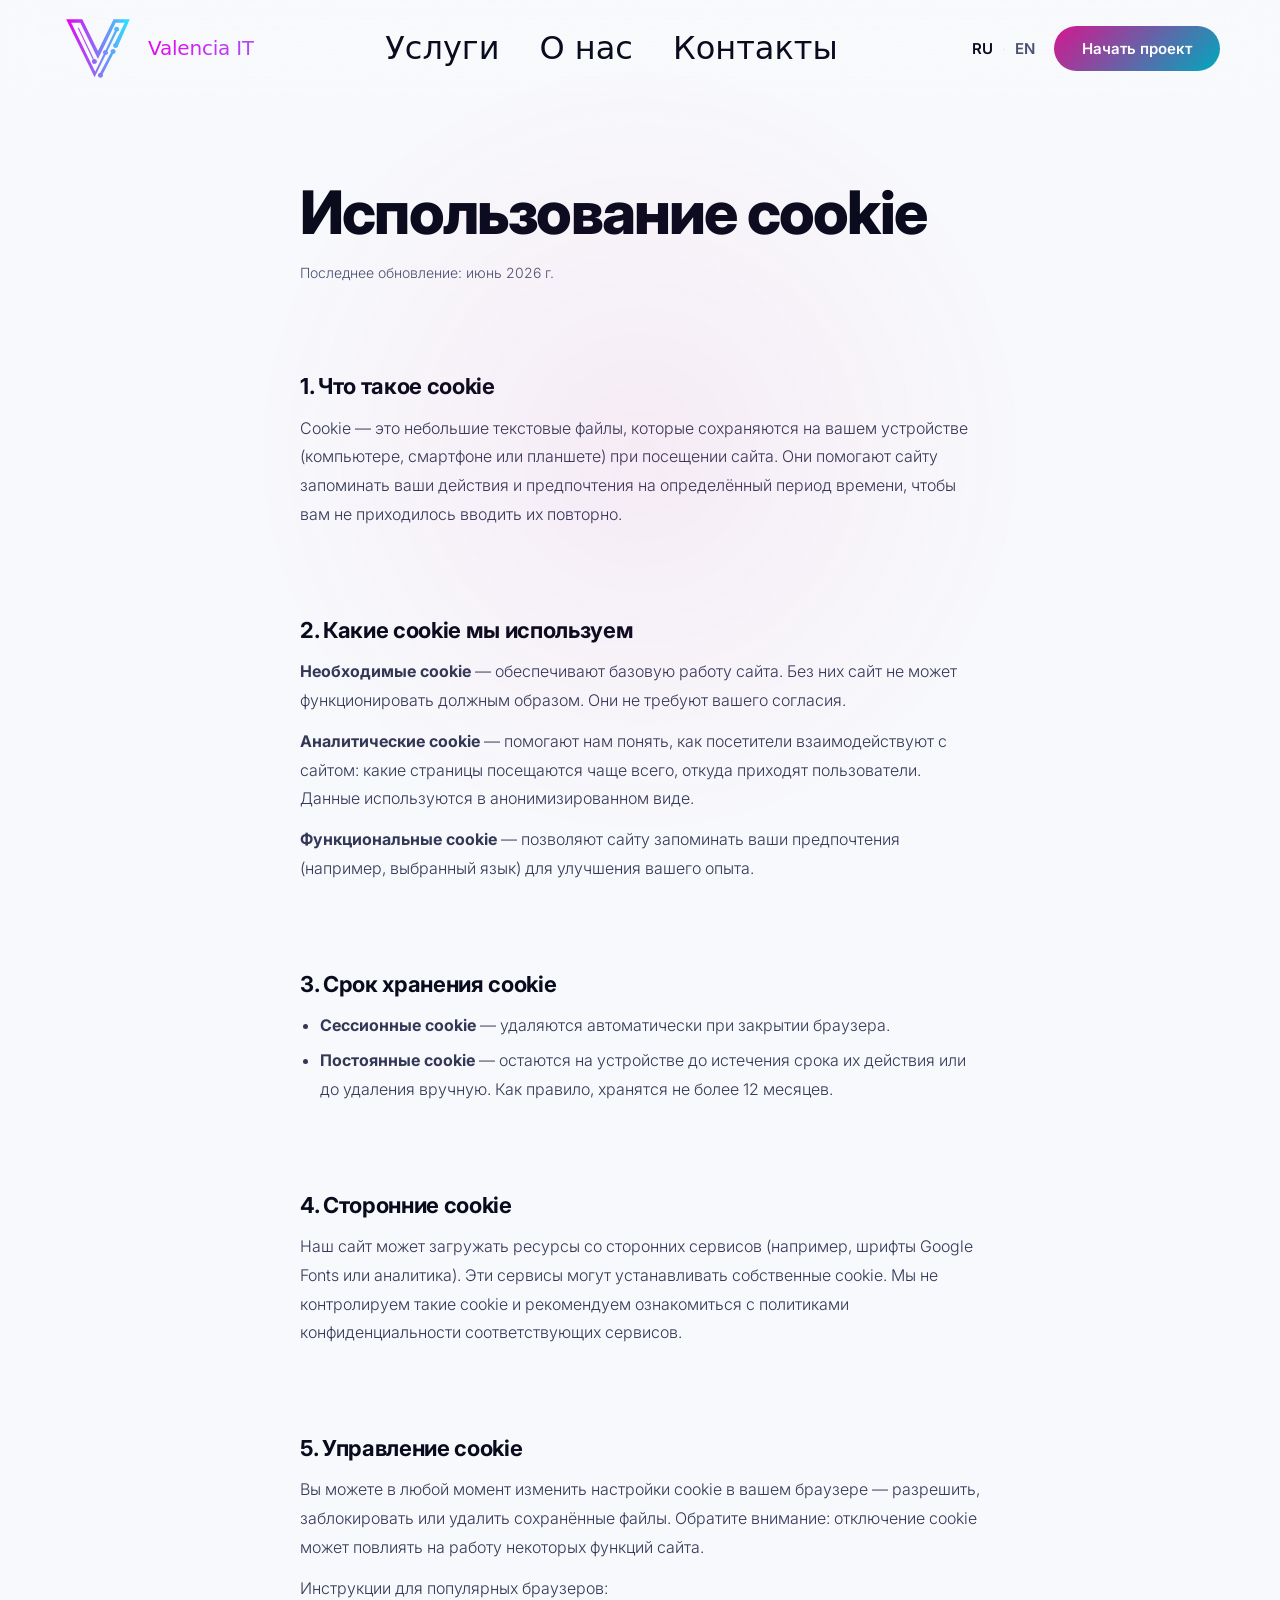
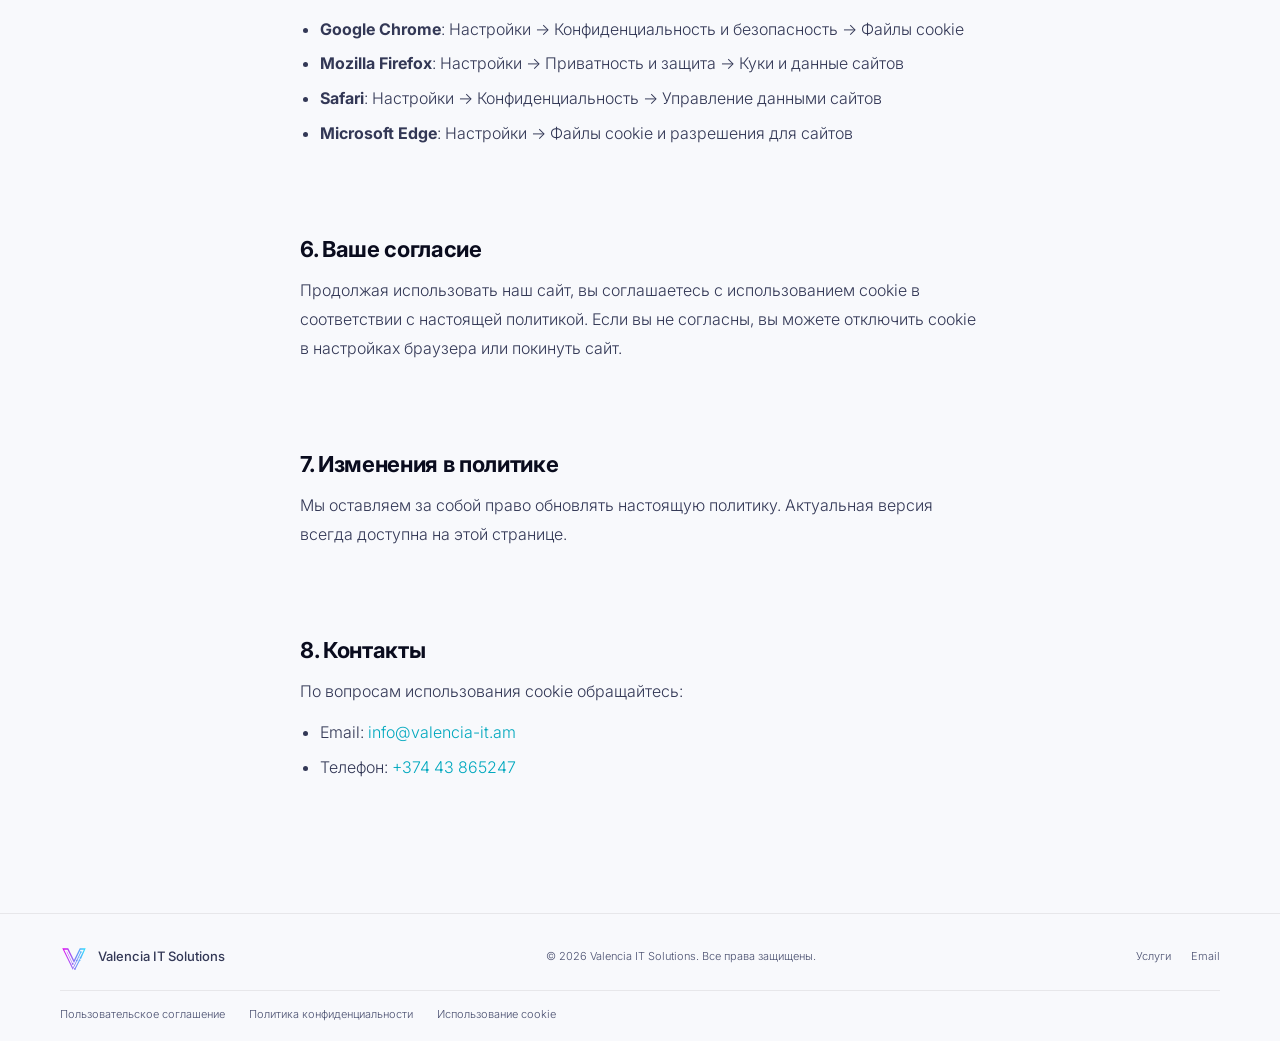
<file: cookies.html>
<!DOCTYPE html>
<html lang="ru">
<head>
  <meta charset="UTF-8"/>
  <meta name="viewport" content="width=device-width, initial-scale=1"/>
  <title>Использование cookie — Valencia IT Solutions</title>
  <meta name="description" content="Политика использования cookie Valencia IT Solutions"/>
  <meta property="og:title" content="Использование cookie — Valencia IT Solutions"/>
  <meta property="og:description" content="Политика использования cookie Valencia IT Solutions"/>
  <meta property="og:url" content="https://cycterna2222288888-ai.github.io/valencia-it/cookies.html"/>
  <meta property="og:type" content="website"/>
  <meta property="og:site_name" content="Valencia IT Solutions"/>
  <meta property="og:image" content="https://cycterna2222288888-ai.github.io/valencia-it/og_image.jpg"/>
  <meta property="og:image:width" content="1200"/>
  <meta property="og:image:height" content="630"/>
  <link rel="preconnect" href="https://fonts.googleapis.com"/>
  <link href="https://fonts.googleapis.com/css2?family=Inter:wght@300;400;500;600;700;800&display=swap" rel="stylesheet"/>
  <link rel="icon" href="favicon.svg" type="image/svg+xml"/>
  <link rel="stylesheet" href="style.css"/>
</head>
<body>
<div id="bar"></div>

<nav>
  <div class="nav-row">
    <a href="ru.html" class="nav-logo">
      <img src="favicon.svg" alt="Valencia IT"/>
      <span class="nav-logo-t">Valencia IT</span>
    </a>
    <div class="nav-links">
      <a href="ru.html#services">Услуги</a>
      <a href="ru.html#about">О нас</a>
      <a href="ru.html#contact">Контакты</a>
    </div>
    <div class="nav-actions">
      <div class="lang-sw">
        <a href="cookies.html" class="active">RU</a>
        <span class="lang-sep">·</span>
        <a href="index.html">EN</a>
      </div>
      <a href="ru.html#contact" class="nav-cta">Начать проект</a>
      <button class="nav-burger" id="burger" aria-label="Меню">
        <span></span><span></span><span></span>
      </button>
    </div>
  </div>
  <div class="nav-mobile" id="navMobile">
    <a href="ru.html#services">Услуги</a>
    <a href="ru.html#about">О нас</a>
    <a href="ru.html#contact">Контакты</a>
    <a href="ru.html#contact" class="nav-cta">Начать проект</a>
  </div>
</nav>

<main class="w" style="padding-top:80px;padding-bottom:120px;max-width:800px">

  <h1 style="font-size:clamp(36px,5vw,60px);font-weight:800;letter-spacing:-.03em;margin-bottom:12px">
    Использование cookie
  </h1>
  <p style="color:var(--m);font-size:14px;margin-bottom:60px">Последнее обновление: июнь 2026 г.</p>

  <div class="prv-body">

    <section class="prv-sec">
      <h2>1. Что такое cookie</h2>
      <p>Cookie — это небольшие текстовые файлы, которые сохраняются на вашем устройстве (компьютере, смартфоне или планшете) при посещении сайта. Они помогают сайту запоминать ваши действия и предпочтения на определённый период времени, чтобы вам не приходилось вводить их повторно.</p>
    </section>

    <section class="prv-sec">
      <h2>2. Какие cookie мы используем</h2>
      <p><strong>Необходимые cookie</strong> — обеспечивают базовую работу сайта. Без них сайт не может функционировать должным образом. Они не требуют вашего согласия.</p>
      <p><strong>Аналитические cookie</strong> — помогают нам понять, как посетители взаимодействуют с сайтом: какие страницы посещаются чаще всего, откуда приходят пользователи. Данные используются в анонимизированном виде.</p>
      <p><strong>Функциональные cookie</strong> — позволяют сайту запоминать ваши предпочтения (например, выбранный язык) для улучшения вашего опыта.</p>
    </section>

    <section class="prv-sec">
      <h2>3. Срок хранения cookie</h2>
      <ul>
        <li><strong>Сессионные cookie</strong> — удаляются автоматически при закрытии браузера.</li>
        <li><strong>Постоянные cookie</strong> — остаются на устройстве до истечения срока их действия или до удаления вручную. Как правило, хранятся не более 12 месяцев.</li>
      </ul>
    </section>

    <section class="prv-sec">
      <h2>4. Сторонние cookie</h2>
      <p>Наш сайт может загружать ресурсы со сторонних сервисов (например, шрифты Google Fonts или аналитика). Эти сервисы могут устанавливать собственные cookie. Мы не контролируем такие cookie и рекомендуем ознакомиться с политиками конфиденциальности соответствующих сервисов.</p>
    </section>

    <section class="prv-sec">
      <h2>5. Управление cookie</h2>
      <p>Вы можете в любой момент изменить настройки cookie в вашем браузере — разрешить, заблокировать или удалить сохранённые файлы. Обратите внимание: отключение cookie может повлиять на работу некоторых функций сайта.</p>
      <p>Инструкции для популярных браузеров:</p>
      <ul>
        <li><strong>Google Chrome</strong>: Настройки → Конфиденциальность и безопасность → Файлы cookie</li>
        <li><strong>Mozilla Firefox</strong>: Настройки → Приватность и защита → Куки и данные сайтов</li>
        <li><strong>Safari</strong>: Настройки → Конфиденциальность → Управление данными сайтов</li>
        <li><strong>Microsoft Edge</strong>: Настройки → Файлы cookie и разрешения для сайтов</li>
      </ul>
    </section>

    <section class="prv-sec">
      <h2>6. Ваше согласие</h2>
      <p>Продолжая использовать наш сайт, вы соглашаетесь с использованием cookie в соответствии с настоящей политикой. Если вы не согласны, вы можете отключить cookie в настройках браузера или покинуть сайт.</p>
    </section>

    <section class="prv-sec">
      <h2>7. Изменения в политике</h2>
      <p>Мы оставляем за собой право обновлять настоящую политику. Актуальная версия всегда доступна на этой странице.</p>
    </section>

    <section class="prv-sec">
      <h2>8. Контакты</h2>
      <p>По вопросам использования cookie обращайтесь:</p>
      <ul>
        <li>Email: <a href="mailto:info@valencia-it.am">info@valencia-it.am</a></li>
        <li>Телефон: <a href="tel:+37443865247">+374 43 865247</a></li>
      </ul>
    </section>

  </div>
</main>

<footer>
  <div class="footer-main">
    <div class="fl"><img src="favicon.svg" alt="Valencia IT"/><span>Valencia IT Solutions</span></div>
    <p class="fc">© 2026 Valencia IT Solutions. Все права защищены.</p>
    <div class="flinks">
      <a href="ru.html#services">Услуги</a>
      <a href="mailto:info@valencia-it.am">Email</a>
    </div>
  </div>
  <div class="footer-legal">
    <a href="terms.html">Пользовательское соглашение</a>
    <a href="privacy.html">Политика конфиденциальности</a>
    <a href="cookies.html">Использование cookie</a>
  </div>
</footer>

<script src="script.js"></script>
</body>
</html>
</file>
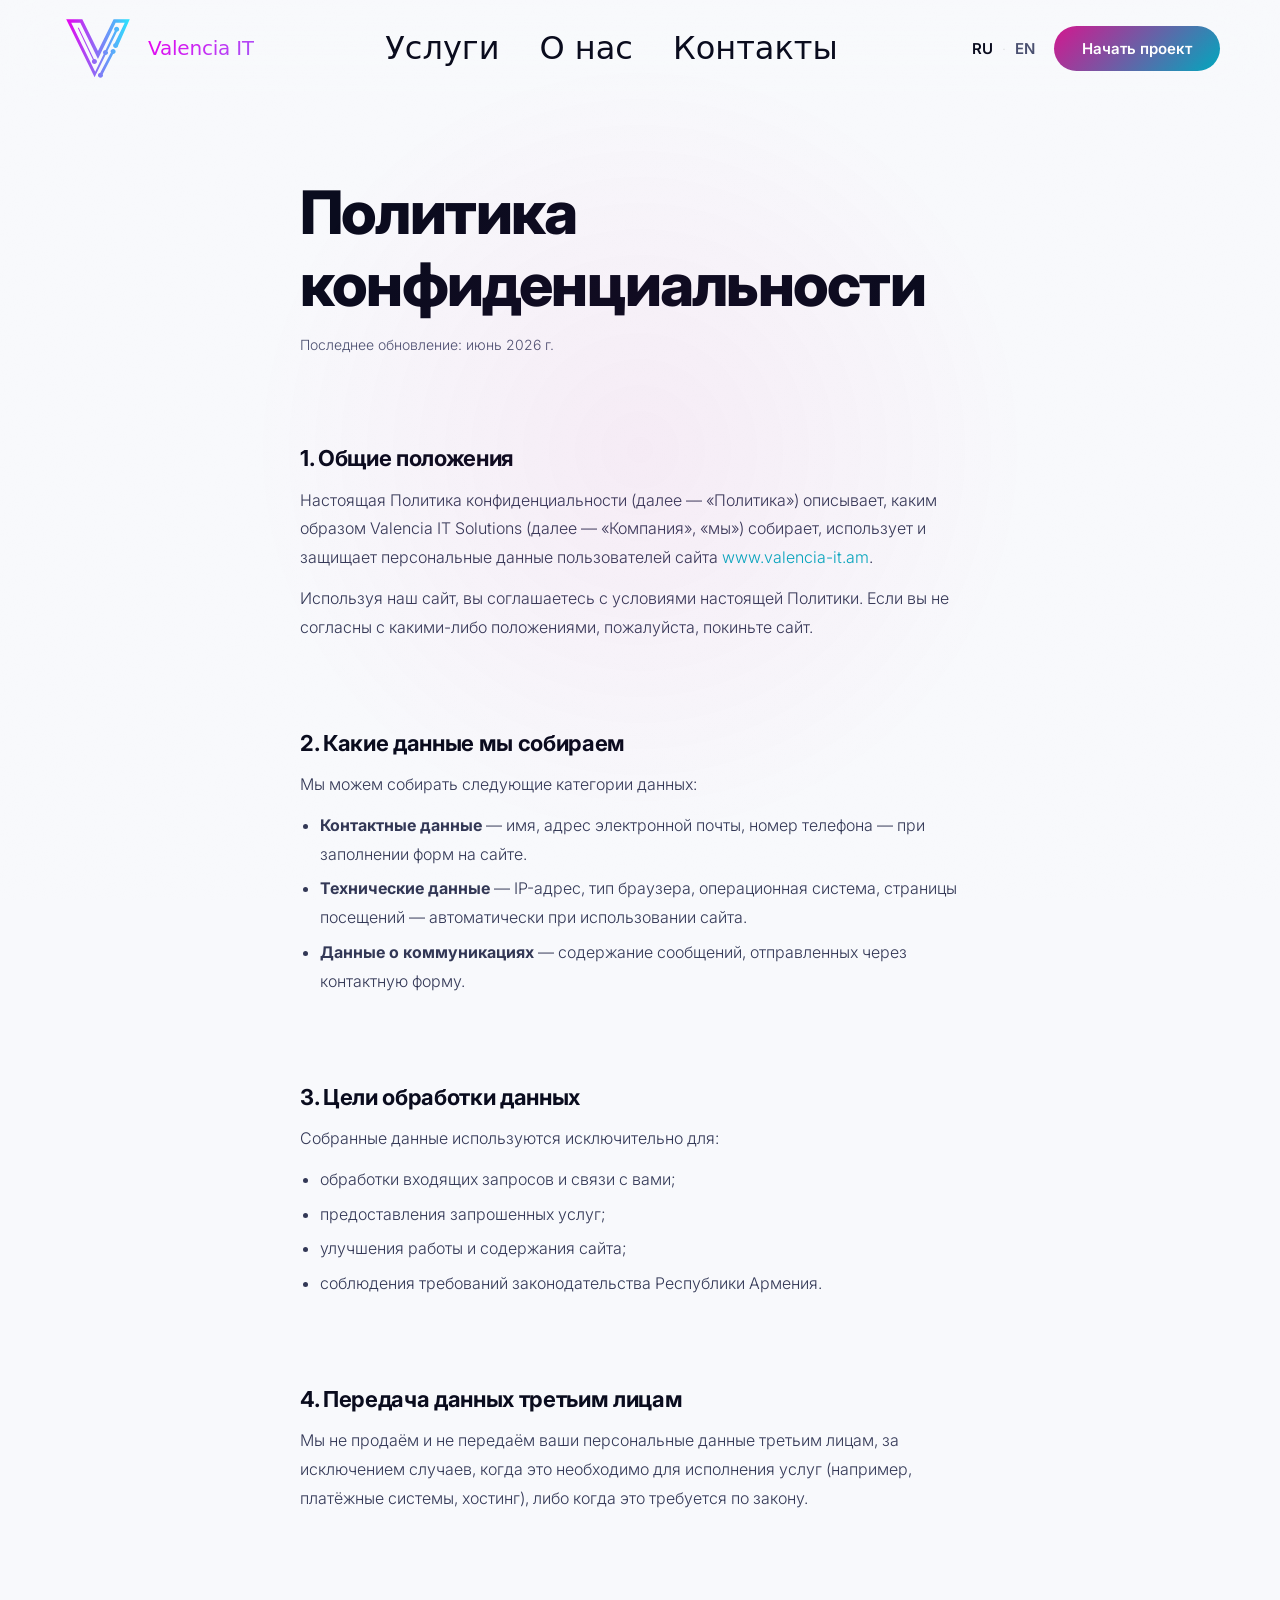
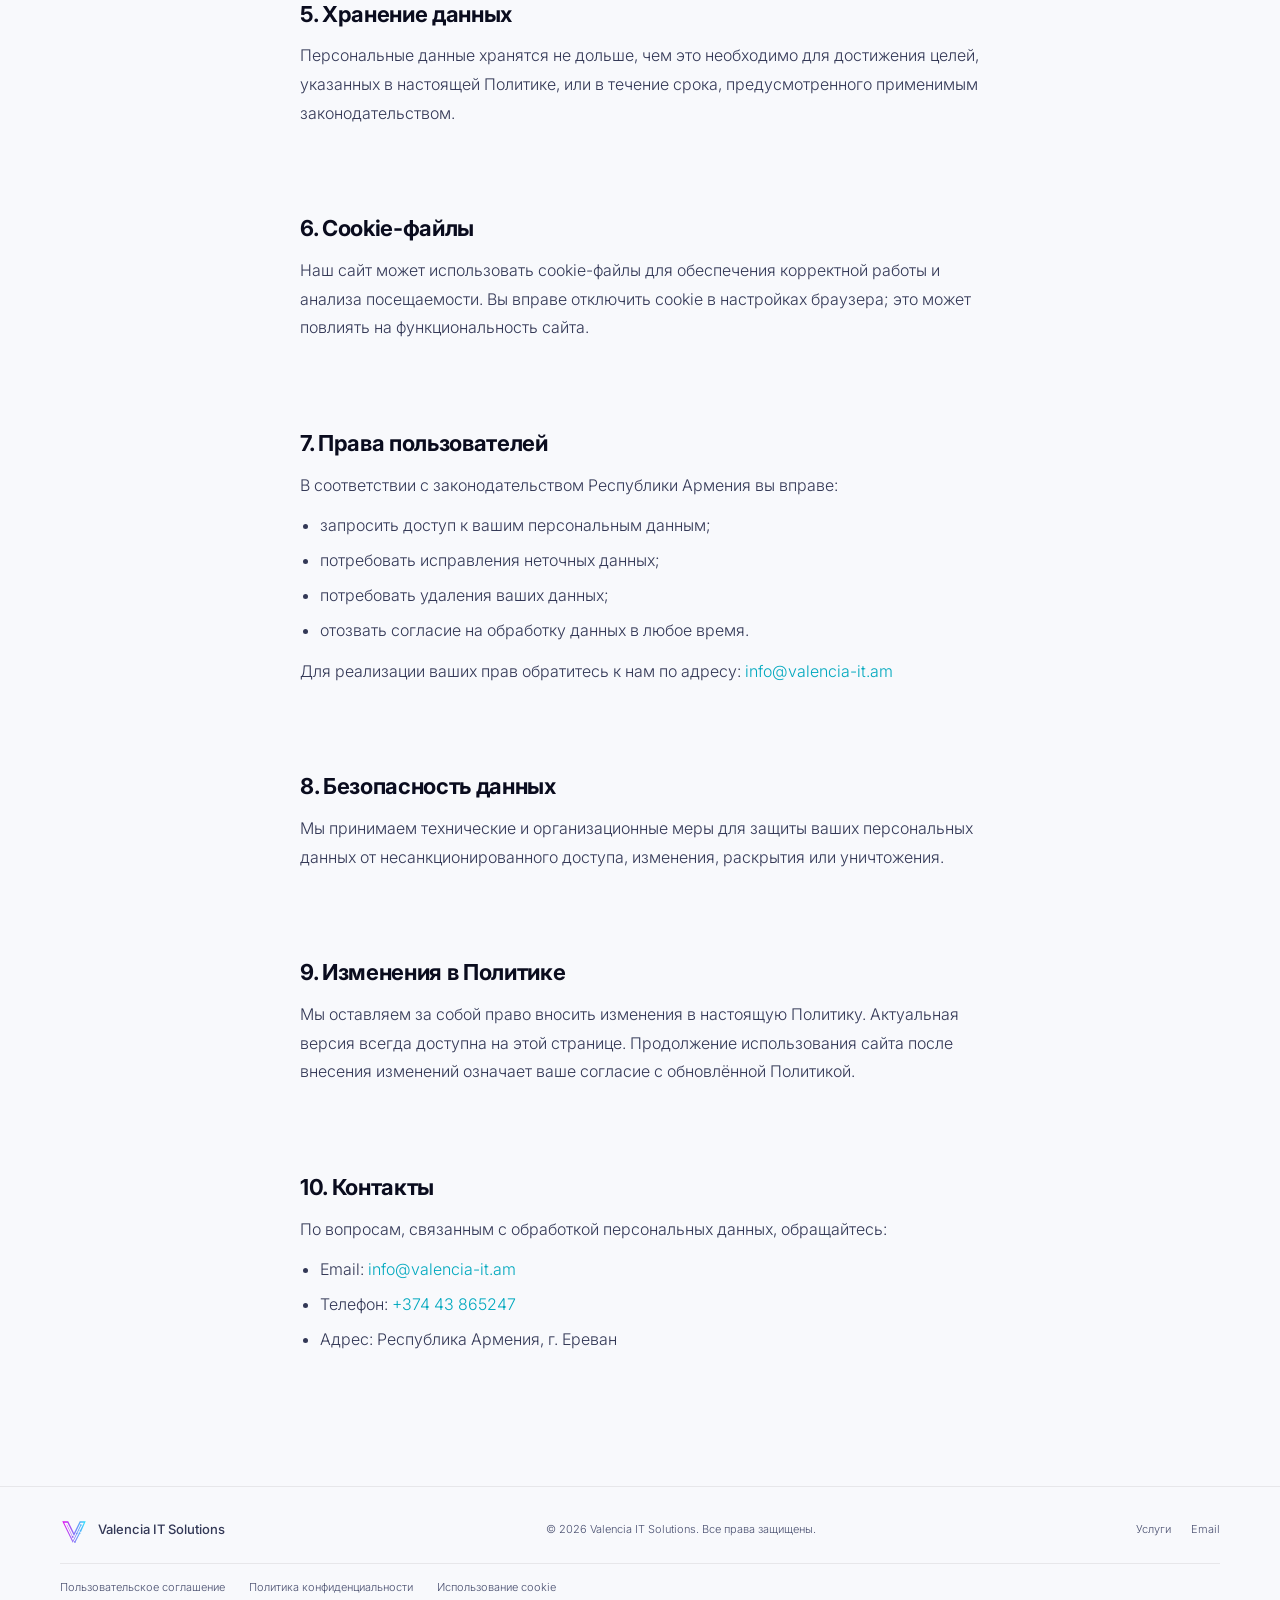
<file: privacy.html>
<!DOCTYPE html>
<html lang="ru">
<head>
  <meta charset="UTF-8"/>
  <meta name="viewport" content="width=device-width, initial-scale=1"/>
  <title>Политика конфиденциальности — Valencia IT Solutions</title>
  <meta name="description" content="Политика конфиденциальности Valencia IT Solutions"/>
  <meta property="og:title" content="Политика конфиденциальности — Valencia IT Solutions"/>
  <meta property="og:description" content="Политика конфиденциальности Valencia IT Solutions"/>
  <meta property="og:url" content="https://cycterna2222288888-ai.github.io/valencia-it/privacy.html"/>
  <meta property="og:type" content="website"/>
  <meta property="og:site_name" content="Valencia IT Solutions"/>
  <meta property="og:image" content="https://cycterna2222288888-ai.github.io/valencia-it/og_image.jpg"/>
  <meta property="og:image:width" content="1200"/>
  <meta property="og:image:height" content="630"/>
  <link rel="preconnect" href="https://fonts.googleapis.com"/>
  <link href="https://fonts.googleapis.com/css2?family=Inter:wght@300;400;500;600;700;800&display=swap" rel="stylesheet"/>
  <link rel="icon" href="favicon.svg" type="image/svg+xml"/>
  <link rel="stylesheet" href="style.css"/>
</head>
<body>
<div id="bar"></div>

<nav>
  <div class="nav-row">
    <a href="ru.html" class="nav-logo">
      <img src="favicon.svg" alt="Valencia IT"/>
      <span class="nav-logo-t">Valencia IT</span>
    </a>
    <div class="nav-links">
      <a href="ru.html#services">Услуги</a>
      <a href="ru.html#about">О нас</a>
      <a href="ru.html#contact">Контакты</a>
    </div>
    <div class="nav-actions">
      <div class="lang-sw">
        <a href="privacy.html" class="active">RU</a>
        <span class="lang-sep">·</span>
        <a href="index.html">EN</a>
      </div>
      <a href="ru.html#contact" class="nav-cta">Начать проект</a>
      <button class="nav-burger" id="burger" aria-label="Меню">
        <span></span><span></span><span></span>
      </button>
    </div>
  </div>
  <div class="nav-mobile" id="navMobile">
    <a href="ru.html#services">Услуги</a>
    <a href="ru.html#about">О нас</a>
    <a href="ru.html#contact">Контакты</a>
    <a href="ru.html#contact" class="nav-cta">Начать проект</a>
  </div>
</nav>

<main class="w" style="padding-top:80px;padding-bottom:120px;max-width:800px">

  <h1 style="font-size:clamp(36px,5vw,60px);font-weight:800;letter-spacing:-.03em;margin-bottom:12px">
    Политика конфиденциальности
  </h1>
  <p style="color:var(--m);font-size:14px;margin-bottom:60px">Последнее обновление: июнь 2026 г.</p>

  <div class="prv-body">

    <section class="prv-sec">
      <h2>1. Общие положения</h2>
      <p>Настоящая Политика конфиденциальности (далее — «Политика») описывает, каким образом Valencia IT Solutions (далее — «Компания», «мы») собирает, использует и защищает персональные данные пользователей сайта <a href="https://www.valencia-it.am">www.valencia-it.am</a>.</p>
      <p>Используя наш сайт, вы соглашаетесь с условиями настоящей Политики. Если вы не согласны с какими-либо положениями, пожалуйста, покиньте сайт.</p>
    </section>

    <section class="prv-sec">
      <h2>2. Какие данные мы собираем</h2>
      <p>Мы можем собирать следующие категории данных:</p>
      <ul>
        <li><strong>Контактные данные</strong> — имя, адрес электронной почты, номер телефона — при заполнении форм на сайте.</li>
        <li><strong>Технические данные</strong> — IP-адрес, тип браузера, операционная система, страницы посещений — автоматически при использовании сайта.</li>
        <li><strong>Данные о коммуникациях</strong> — содержание сообщений, отправленных через контактную форму.</li>
      </ul>
    </section>

    <section class="prv-sec">
      <h2>3. Цели обработки данных</h2>
      <p>Собранные данные используются исключительно для:</p>
      <ul>
        <li>обработки входящих запросов и связи с вами;</li>
        <li>предоставления запрошенных услуг;</li>
        <li>улучшения работы и содержания сайта;</li>
        <li>соблюдения требований законодательства Республики Армения.</li>
      </ul>
    </section>

    <section class="prv-sec">
      <h2>4. Передача данных третьим лицам</h2>
      <p>Мы не продаём и не передаём ваши персональные данные третьим лицам, за исключением случаев, когда это необходимо для исполнения услуг (например, платёжные системы, хостинг), либо когда это требуется по закону.</p>
    </section>

    <section class="prv-sec">
      <h2>5. Хранение данных</h2>
      <p>Персональные данные хранятся не дольше, чем это необходимо для достижения целей, указанных в настоящей Политике, или в течение срока, предусмотренного применимым законодательством.</p>
    </section>

    <section class="prv-sec">
      <h2>6. Cookie-файлы</h2>
      <p>Наш сайт может использовать cookie-файлы для обеспечения корректной работы и анализа посещаемости. Вы вправе отключить cookie в настройках браузера; это может повлиять на функциональность сайта.</p>
    </section>

    <section class="prv-sec">
      <h2>7. Права пользователей</h2>
      <p>В соответствии с законодательством Республики Армения вы вправе:</p>
      <ul>
        <li>запросить доступ к вашим персональным данным;</li>
        <li>потребовать исправления неточных данных;</li>
        <li>потребовать удаления ваших данных;</li>
        <li>отозвать согласие на обработку данных в любое время.</li>
      </ul>
      <p>Для реализации ваших прав обратитесь к нам по адресу: <a href="mailto:info@valencia-it.am">info@valencia-it.am</a></p>
    </section>

    <section class="prv-sec">
      <h2>8. Безопасность данных</h2>
      <p>Мы принимаем технические и организационные меры для защиты ваших персональных данных от несанкционированного доступа, изменения, раскрытия или уничтожения.</p>
    </section>

    <section class="prv-sec">
      <h2>9. Изменения в Политике</h2>
      <p>Мы оставляем за собой право вносить изменения в настоящую Политику. Актуальная версия всегда доступна на этой странице. Продолжение использования сайта после внесения изменений означает ваше согласие с обновлённой Политикой.</p>
    </section>

    <section class="prv-sec">
      <h2>10. Контакты</h2>
      <p>По вопросам, связанным с обработкой персональных данных, обращайтесь:</p>
      <ul>
        <li>Email: <a href="mailto:info@valencia-it.am">info@valencia-it.am</a></li>
        <li>Телефон: <a href="tel:+37443865247">+374 43 865247</a></li>
        <li>Адрес: Республика Армения, г. Ереван</li>
      </ul>
    </section>

  </div>
</main>

<footer>
  <div class="footer-main">
    <div class="fl"><img src="favicon.svg" alt="Valencia IT"/><span>Valencia IT Solutions</span></div>
    <p class="fc">© 2026 Valencia IT Solutions. Все права защищены.</p>
    <div class="flinks">
      <a href="ru.html#services">Услуги</a>
      <a href="mailto:info@valencia-it.am">Email</a>
    </div>
  </div>
  <div class="footer-legal">
    <a href="javascript:void(0)">Пользовательское соглашение</a>
    <a href="privacy.html">Политика конфиденциальности</a>
    <a href="javascript:void(0)">Использование cookie</a>
  </div>
</footer>

<script src="script.js"></script>
</body>
</html>
</file>
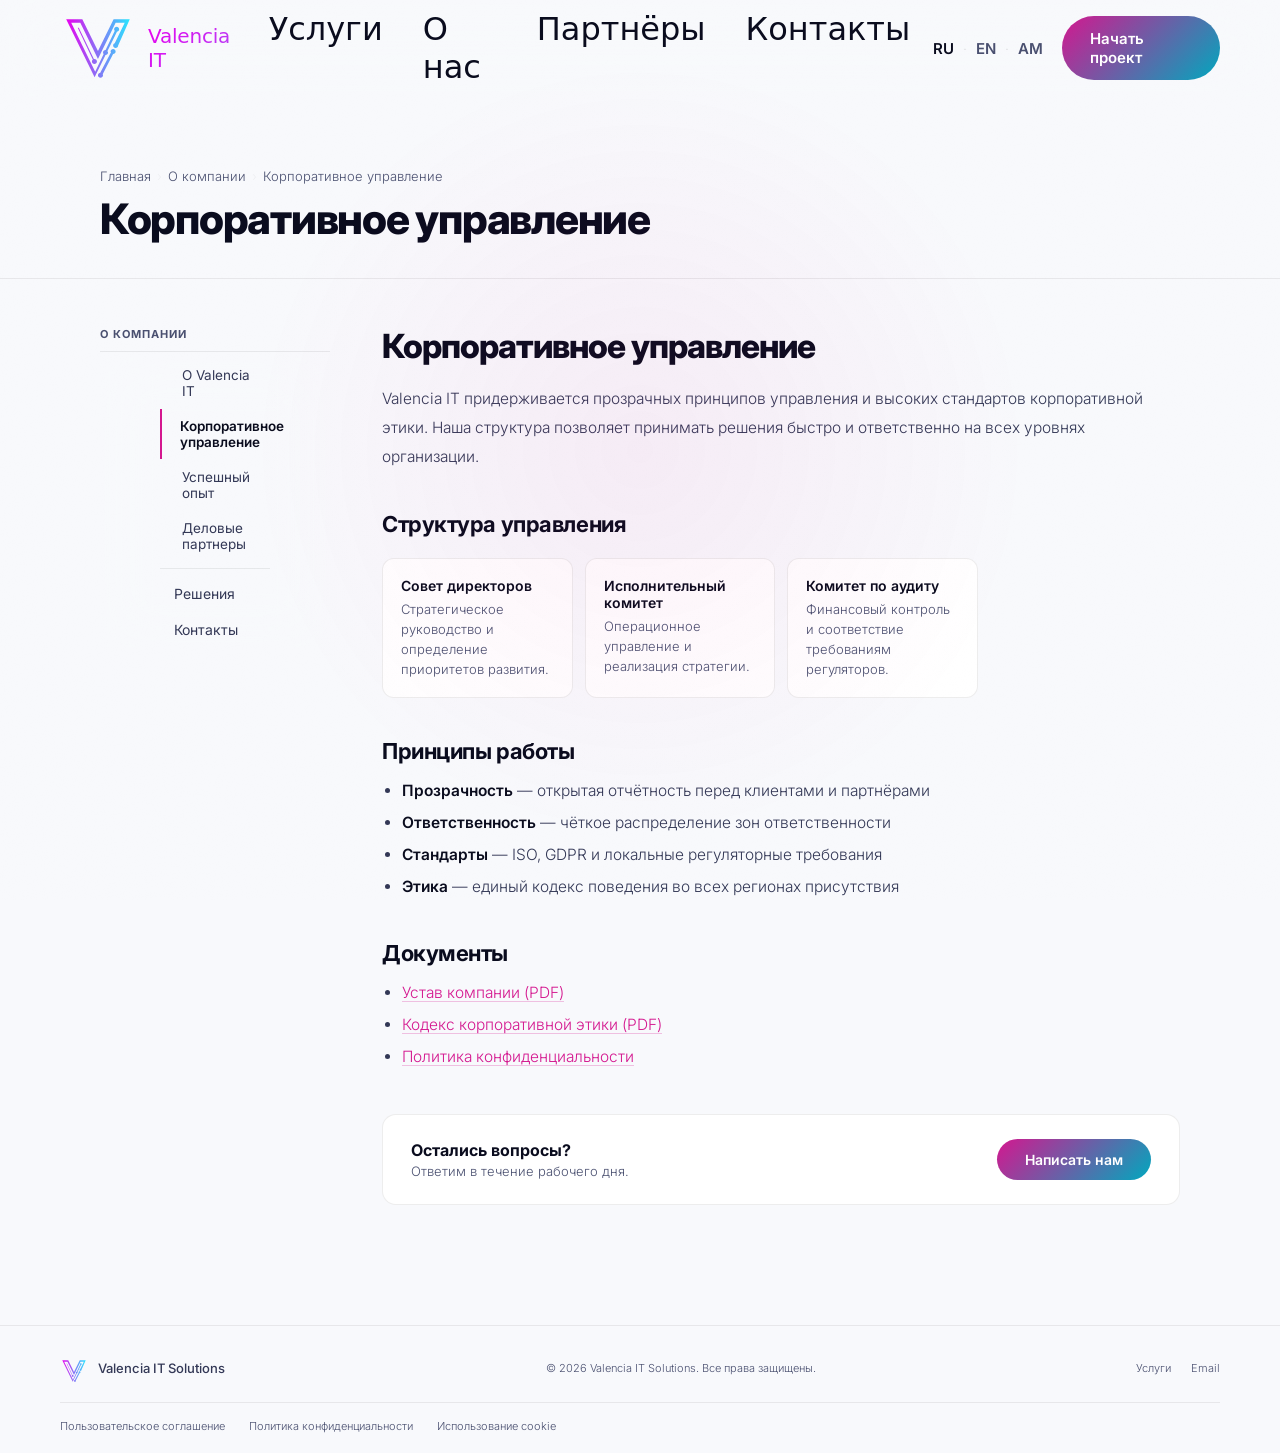
<file: submenu-page.html>
<!DOCTYPE html>
<html lang="ru">
<head>
  <meta charset="UTF-8"/>
  <meta name="viewport" content="width=device-width, initial-scale=1"/>
  <title>О компании — Valencia IT Solutions</title>
  <meta name="description" content="О компании Valencia IT Solutions"/>
  <link rel="preconnect" href="https://fonts.googleapis.com"/>
  <link href="https://fonts.googleapis.com/css2?family=Inter:wght@300;400;500;600;700;800&display=swap" rel="stylesheet"/>
  <link rel="icon" href="favicon.svg" type="image/svg+xml"/>
  <link rel="stylesheet" href="style.css"/>
  <style>
    /* ─── SubMenu page ─────────────────────────────────── */
    .sp-hero {
      max-width: 1200px;
      margin: 0 auto;
      padding: 72px 60px 36px;
    }
    .sp-breadcrumb {
      display: flex;
      align-items: center;
      gap: 6px;
      font-size: 13px;
      color: var(--m);
      margin-bottom: 12px;
    }
    .sp-breadcrumb a { color: var(--m); text-decoration: none; }
    .sp-breadcrumb a:hover { color: var(--t); }
    .sp-breadcrumb-sep { opacity: .35; }
    .sp-page-title {
      font-size: clamp(26px, 3.5vw, 42px);
      font-weight: 800;
      letter-spacing: -.03em;
    }
    .sp-divider { border: none; border-top: 1px solid var(--b1); }

    .sp-layout {
      max-width: 1200px;
      margin: 0 auto;
      padding: 48px 60px 120px;
      display: grid;
      grid-template-columns: 230px 1fr;
      gap: 52px;
      align-items: start;
    }

    /* ─── Sidebar ──────────────────────────────────────── */
    .sp-sidebar {
      position: sticky;
      top: 92px;
    }
    .sp-sidebar-label {
      font-size: 11px;
      font-weight: 700;
      letter-spacing: .09em;
      text-transform: uppercase;
      color: var(--m);
      padding: 0 0 10px;
      border-bottom: 1px solid var(--b1);
      margin-bottom: 6px;
    }
    .sp-nav { display: flex; flex-direction: column; gap: 1px; }

    .sp-nav a {
      display: block;
      padding: 9px 12px;
      border-radius: 7px;
      font-size: 14px;
      font-weight: 400;
      color: var(--mid);
      text-decoration: none;
      cursor: pointer;
      transition: color .15s, background .15s;
      border-left: 2px solid transparent;
    }
    .sp-nav a:hover { color: var(--t); background: var(--s2); }

    .sp-nav a.active {
      color: var(--t);
      font-weight: 600;
      background: none;
      border-left-color: var(--pk);
      border-radius: 0 7px 7px 0;
      padding-left: 10px;
    }
    .sp-nav hr { border: none; border-top: 1px solid var(--b1); margin: 6px 0; }
    .sp-nav a.sp-section {
      font-size: 11px;
      font-weight: 700;
      letter-spacing: .08em;
      text-transform: uppercase;
      color: var(--m);
      padding: 8px 12px 4px;
      cursor: default;
      pointer-events: none;
    }
    .sp-nav a.sp-section:hover { background: none; }
    .sp-nav a.sp-sub { padding-left: 20px; font-size: 13.5px; }
    .sp-nav a.sp-sub.active { padding-left: 18px; }

    /* ─── Content panels ───────────────────────────────── */
    .sp-panel { display: none; }
    .sp-panel.visible { display: block; }

    .sp-panel h1 {
      font-size: clamp(22px, 2.6vw, 36px);
      font-weight: 800;
      letter-spacing: -.03em;
      line-height: 1.15;
      margin-bottom: 20px;
    }
    .sp-panel h2 {
      font-size: clamp(17px, 1.8vw, 22px);
      font-weight: 700;
      letter-spacing: -.02em;
      margin: 40px 0 12px;
    }
    .sp-panel h3 { font-size: 16px; font-weight: 600; margin: 24px 0 8px; }
    .sp-panel p {
      font-size: 15.5px;
      line-height: 1.85;
      color: var(--mid);
      margin-bottom: 16px;
    }
    .sp-panel ul, .sp-panel ol {
      padding-left: 20px;
      margin-bottom: 16px;
    }
    .sp-panel li {
      font-size: 15.5px;
      line-height: 1.75;
      color: var(--mid);
      margin-bottom: 5px;
    }
    .sp-panel strong { color: var(--t); font-weight: 600; }
    .sp-panel a.text-link {
      color: var(--pk);
      text-decoration: underline;
      text-decoration-color: rgba(212,23,143,.25);
      text-underline-offset: 3px;
    }
    .sp-panel a.text-link:hover { text-decoration-color: var(--pk); }

    /* Cards */
    .sp-cards {
      display: grid;
      grid-template-columns: repeat(auto-fill, minmax(190px, 1fr));
      gap: 12px;
      margin: 20px 0 32px;
    }
    .sp-card {
      background: var(--s1);
      border: 1px solid var(--b1);
      border-radius: 12px;
      padding: 18px;
      transition: border-color .2s, box-shadow .2s;
    }
    .sp-card:hover {
      border-color: rgba(212,23,143,.2);
      box-shadow: 0 4px 16px rgba(212,23,143,.05);
    }
    .sp-card-title { font-size: 14px; font-weight: 600; color: var(--t); margin-bottom: 5px; }
    .sp-card-body { font-size: 13px; color: var(--m); line-height: 1.55; }

    /* CTA */
    .sp-cta {
      margin-top: 44px;
      padding: 24px 28px;
      background: var(--s1);
      border: 1px solid var(--b1);
      border-radius: 14px;
      display: flex;
      align-items: center;
      justify-content: space-between;
      gap: 20px;
      flex-wrap: wrap;
    }
    .sp-cta-text { font-size: 16px; font-weight: 700; color: var(--t); }
    .sp-cta-sub { font-size: 13px; color: var(--m); margin-top: 3px; }
    .btn-sm {
      display: inline-block;
      font-size: 14px;
      font-weight: 600;
      color: #fff;
      text-decoration: none;
      background: linear-gradient(135deg, var(--pk), var(--cy));
      padding: 12px 28px;
      border-radius: 100px;
      white-space: nowrap;
      transition: opacity .15s, transform .15s;
    }
    .btn-sm:hover { opacity: .87; transform: translateY(-1px); }

    /* Mobile */
    @media (max-width: 860px) {
      .sp-hero { padding: 56px 24px 28px; }
      .sp-layout { grid-template-columns: 1fr; gap: 0; padding: 0 24px 80px; }
      .sp-sidebar { position: static; padding-bottom: 28px; border-bottom: 1px solid var(--b1); margin-bottom: 32px; }
      .sp-nav { flex-direction: row; flex-wrap: wrap; gap: 4px; }
      .sp-nav a { font-size: 13px; padding: 6px 12px; border-left: none; border-radius: 8px; }
      .sp-nav a.active { border-left: none; border-bottom: 2px solid var(--pk); border-radius: 8px 8px 0 0; padding-left: 12px; }
      .sp-nav a.sp-section { display: none; }
      .sp-nav hr { display: none; }
      .sp-cta { flex-direction: column; align-items: flex-start; }
    }
    @media (max-width: 500px) {
      .sp-cards { grid-template-columns: 1fr; }
    }
  </style>
</head>
<body>
<div id="bar"></div>

<nav>
  <div class="nav-row">
    <a href="index.html" class="nav-logo">
      <img src="favicon.svg" alt="Valencia IT"/>
      <span class="nav-logo-t">Valencia IT</span>
    </a>
    <div class="nav-links">
      <a href="index.html#services">Услуги</a>
      <a href="index.html#about">О нас</a>
      <a href="submenu-page.html#partners">Партнёры</a>
      <a href="index.html#contact">Контакты</a>
    </div>
    <div class="nav-actions">
      <div class="lang-sw">
        <a href="submenu-page.html" class="active">RU</a>
        <span class="lang-sep">·</span>
        <a href="en.html">EN</a>
        <span class="lang-sep">·</span>
        <a href="am.html">AM</a>
      </div>
      <a href="index.html#contact" class="nav-cta">Начать проект</a>
      <button class="nav-burger" id="burger" aria-label="Меню">
        <span></span><span></span><span></span>
      </button>
    </div>
  </div>
  <div class="nav-mobile" id="navMobile">
    <a href="index.html#services">Услуги</a>
    <a href="index.html#about">О нас</a>
    <a href="submenu-page.html#partners">Партнёры</a>
    <a href="index.html#contact">Контакты</a>
    <a href="index.html#contact" class="nav-cta">Начать проект</a>
  </div>
</nav>

<!-- breadcrumb + title — обновляется через JS -->
<div class="sp-hero">
  <div class="sp-breadcrumb">
    <a href="index.html">Главная</a>
    <span class="sp-breadcrumb-sep">›</span>
    <span id="bc-section">О компании</span>
    <span class="sp-breadcrumb-sep" id="bc-sub-sep">›</span>
    <span id="bc-sub">Корпоративное управление</span>
  </div>
  <h1 class="sp-page-title" id="page-title">Корпоративное управление</h1>
</div>
<hr class="sp-divider"/>

<div class="sp-layout">

  <!-- ─── SIDEBAR ──────────────────────────────────────── -->
  <aside class="sp-sidebar">
    <div class="sp-sidebar-label">О компании</div>
    <nav class="sp-nav" id="sp-nav">

      <a data-panel="about-valencia" class="sp-sub">О Valencia IT</a>
      <a data-panel="corporate" class="sp-sub active">Корпоративное управление</a>
      <a data-panel="experience" class="sp-sub">Успешный опыт</a>
      <a data-panel="partners" class="sp-sub">Деловые партнеры</a>

      <hr/>

      <a href="index.html#services">Решения</a>
      <a href="index.html#contact">Контакты</a>

    </nav>
  </aside>

  <!-- ─── CONTENT PANELS ───────────────────────────────── -->
  <main>

    <!-- О Valencia IT -->
    <article class="sp-panel" id="panel-about-valencia">
      <h1>О Valencia IT</h1>
      <p>Valencia IT — международная IT-компания, основанная в 2018 году. Мы работаем в более чем 10 странах и помогаем бизнесу строить надёжную IT-инфраструктуру, внедрять облачные решения и обеспечивать кибербезопасность.</p>
      <p>Наша команда сочетает глубокую экспертизу в локальных рынках с международными стандартами работы. Мы берём ответственность за весь жизненный цикл проекта — от первичного анализа до долгосрочной поддержки.</p>

      <h2>Направления деятельности</h2>
      <div class="sp-cards">
        <div class="sp-card">
          <div class="sp-card-title">Инфраструктура</div>
          <div class="sp-card-body">Проектирование, развёртывание и поддержка корпоративных IT-систем.</div>
        </div>
        <div class="sp-card">
          <div class="sp-card-title">Облачные решения</div>
          <div class="sp-card-body">Миграция и управление в среде AWS, Azure, GCP.</div>
        </div>
        <div class="sp-card">
          <div class="sp-card-title">Кибербезопасность</div>
          <div class="sp-card-body">Аудит, SIEM, защита конечных точек, соответствие регулятору.</div>
        </div>
      </div>

      <h2>Цифры</h2>
      <ul>
        <li><strong>2018</strong> — год основания</li>
        <li><strong>10+</strong> стран присутствия</li>
        <li><strong>9</strong> направлений услуг</li>
        <li><strong>24/7</strong> поддержка клиентов</li>
      </ul>

      <div class="sp-cta">
        <div>
          <div class="sp-cta-text">Хотите узнать больше?</div>
          <div class="sp-cta-sub">Свяжитесь с нами — ответим в течение рабочего дня.</div>
        </div>
        <a href="index.html#contact" class="btn-sm">Написать нам</a>
      </div>
    </article>

    <!-- Корпоративное управление -->
    <article class="sp-panel visible" id="panel-corporate">
      <h1>Корпоративное управление</h1>
      <p>Valencia IT придерживается прозрачных принципов управления и высоких стандартов корпоративной этики. Наша структура позволяет принимать решения быстро и ответственно на всех уровнях организации.</p>

      <h2>Структура управления</h2>
      <div class="sp-cards">
        <div class="sp-card">
          <div class="sp-card-title">Совет директоров</div>
          <div class="sp-card-body">Стратегическое руководство и определение приоритетов развития.</div>
        </div>
        <div class="sp-card">
          <div class="sp-card-title">Исполнительный комитет</div>
          <div class="sp-card-body">Операционное управление и реализация стратегии.</div>
        </div>
        <div class="sp-card">
          <div class="sp-card-title">Комитет по аудиту</div>
          <div class="sp-card-body">Финансовый контроль и соответствие требованиям регуляторов.</div>
        </div>
      </div>

      <h2>Принципы работы</h2>
      <ul>
        <li><strong>Прозрачность</strong> — открытая отчётность перед клиентами и партнёрами</li>
        <li><strong>Ответственность</strong> — чёткое распределение зон ответственности</li>
        <li><strong>Стандарты</strong> — ISO, GDPR и локальные регуляторные требования</li>
        <li><strong>Этика</strong> — единый кодекс поведения во всех регионах присутствия</li>
      </ul>

      <h2>Документы</h2>
      <ul>
        <li><a href="#" class="text-link">Устав компании (PDF)</a></li>
        <li><a href="#" class="text-link">Кодекс корпоративной этики (PDF)</a></li>
        <li><a href="privacy.html" class="text-link">Политика конфиденциальности</a></li>
      </ul>

      <div class="sp-cta">
        <div>
          <div class="sp-cta-text">Остались вопросы?</div>
          <div class="sp-cta-sub">Ответим в течение рабочего дня.</div>
        </div>
        <a href="index.html#contact" class="btn-sm">Написать нам</a>
      </div>
    </article>

    <!-- Успешный опыт -->
    <article class="sp-panel" id="panel-experience">
      <h1>Успешный опыт</h1>
      <p>За годы работы Valencia IT реализовала проекты для компаний из разных отраслей — от телекоммуникаций и финансов до ритейла и государственного сектора.</p>

      <h2>Кейсы</h2>
      <div class="sp-cards">
        <div class="sp-card">
          <div class="sp-card-title">Миграция в облако</div>
          <div class="sp-card-body">Перевод on-premise инфраструктуры на AWS для телеком-оператора. Сокращение затрат на 35%.</div>
        </div>
        <div class="sp-card">
          <div class="sp-card-title">Кибербезопасность</div>
          <div class="sp-card-body">Внедрение SIEM и SOC для банковской группы в Армении и Грузии.</div>
        </div>
        <div class="sp-card">
          <div class="sp-card-title">DevOps-трансформация</div>
          <div class="sp-card-body">Построение CI/CD pipeline и переход на Kubernetes для e-commerce платформы.</div>
        </div>
      </div>

      <h2>Отрасли</h2>
      <ul>
        <li>Телекоммуникации и медиа</li>
        <li>Финансовый сектор и банки</li>
        <li>Ритейл и e-commerce</li>
        <li>Государственные структуры</li>
        <li>Производство и логистика</li>
      </ul>

      <div class="sp-cta">
        <div>
          <div class="sp-cta-text">Хотите похожий результат?</div>
          <div class="sp-cta-sub">Расскажем подробнее на встрече.</div>
        </div>
        <a href="index.html#contact" class="btn-sm">Написать нам</a>
      </div>
    </article>

    <!-- Деловые партнеры -->
    <article class="sp-panel" id="panel-partners">
      <h1>Деловые партнеры</h1>
      <p>Valencia IT сотрудничает с ведущими мировыми вендорами и технологическими компаниями. Партнёрские статусы позволяют нам предлагать клиентам лучшие условия и приоритетную поддержку.</p>

      <h2>Технологические партнёры</h2>
      <div class="sp-cards">
        <div class="sp-card">
          <div class="sp-card-title">Amazon Web Services</div>
          <div class="sp-card-body">Авторизованный партнёр по облачным решениям и миграции.</div>
        </div>
        <div class="sp-card">
          <div class="sp-card-title">Microsoft Azure</div>
          <div class="sp-card-body">Сертифицированный партнёр по Azure Cloud и Microsoft 365.</div>
        </div>
        <div class="sp-card">
          <div class="sp-card-title">Google Cloud</div>
          <div class="sp-card-body">Партнёр по GCP — инфраструктура, аналитика, ML.</div>
        </div>
        <div class="sp-card">
          <div class="sp-card-title">Cisco</div>
          <div class="sp-card-body">Авторизованный реселлер и системный интегратор сетевых решений.</div>
        </div>
      </div>

      <h2>Стать партнёром</h2>
      <p>Если вы хотите стать партнёром Valencia IT или предложить сотрудничество — напишите нам. Мы открыты к диалогу с системными интеграторами, вендорами и реселлерами.</p>

      <div class="sp-cta">
        <div>
          <div class="sp-cta-text">Предложить сотрудничество</div>
          <div class="sp-cta-sub">Рассмотрим в течение 2 рабочих дней.</div>
        </div>
        <a href="index.html#contact" class="btn-sm">Написать нам</a>
      </div>
    </article>

  </main>
</div>

<footer>
  <div class="footer-main">
    <div class="fl"><img src="favicon.svg" alt="Valencia IT"/><span>Valencia IT Solutions</span></div>
    <p class="fc">© 2026 Valencia IT Solutions. Все права защищены.</p>
    <div class="flinks">
      <a href="index.html#services">Услуги</a>
      <a href="mailto:info@valencia-it.am">Email</a>
    </div>
  </div>
  <div class="footer-legal">
    <a href="terms.html">Пользовательское соглашение</a>
    <a href="privacy.html">Политика конфиденциальности</a>
    <a href="cookies.html">Использование cookie</a>
  </div>
</footer>

<script src="script.js"></script>
<script>
  // SubMenu navigation — switch panels without page reload
  const panels = {
    'about-valencia': { sub: 'О Valencia IT',               title: 'О Valencia IT',               showSub: true  },
    'corporate':      { sub: 'Корпоративное управление',    title: 'Корпоративное управление',    showSub: true  },
    'experience':     { sub: 'Успешный опыт',               title: 'Успешный опыт',               showSub: true  },
    'partners':       { sub: 'Деловые партнеры',            title: 'Деловые партнеры',            showSub: true  },
  };

  function activatePanel(key) {
    // Update sidebar active state
    document.querySelectorAll('#sp-nav a[data-panel]').forEach(a => {
      a.classList.toggle('active', a.dataset.panel === key);
    });

    // Show/hide panels
    document.querySelectorAll('.sp-panel').forEach(p => {
      p.classList.toggle('visible', p.id === 'panel-' + key);
    });

    // Update breadcrumb + title
    const cfg = panels[key];
    if (cfg) {
      const bcSub   = document.getElementById('bc-sub');
      const bcSep   = document.getElementById('bc-sub-sep');
      const pgTitle = document.getElementById('page-title');
      if (cfg.showSub) {
        bcSub.textContent  = cfg.sub;
        bcSep.style.display = '';
        bcSub.style.display = '';
      } else {
        bcSep.style.display = 'none';
        bcSub.style.display = 'none';
      }
      pgTitle.textContent = cfg.title;
    }

    // Scroll to top of content
    window.scrollTo({ top: 0, behavior: 'smooth' });

    // Update URL hash without page jump
    history.replaceState(null, '', '#' + key);
  }

  // Bind sidebar links
  document.querySelectorAll('#sp-nav a[data-panel]').forEach(a => {
    a.addEventListener('click', e => {
      e.preventDefault();
      activatePanel(a.dataset.panel);
    });
  });

  // Restore from hash on load
  const hash = location.hash.replace('#', '');
  if (panels[hash]) activatePanel(hash);
</script>
</body>
</html>
</file>
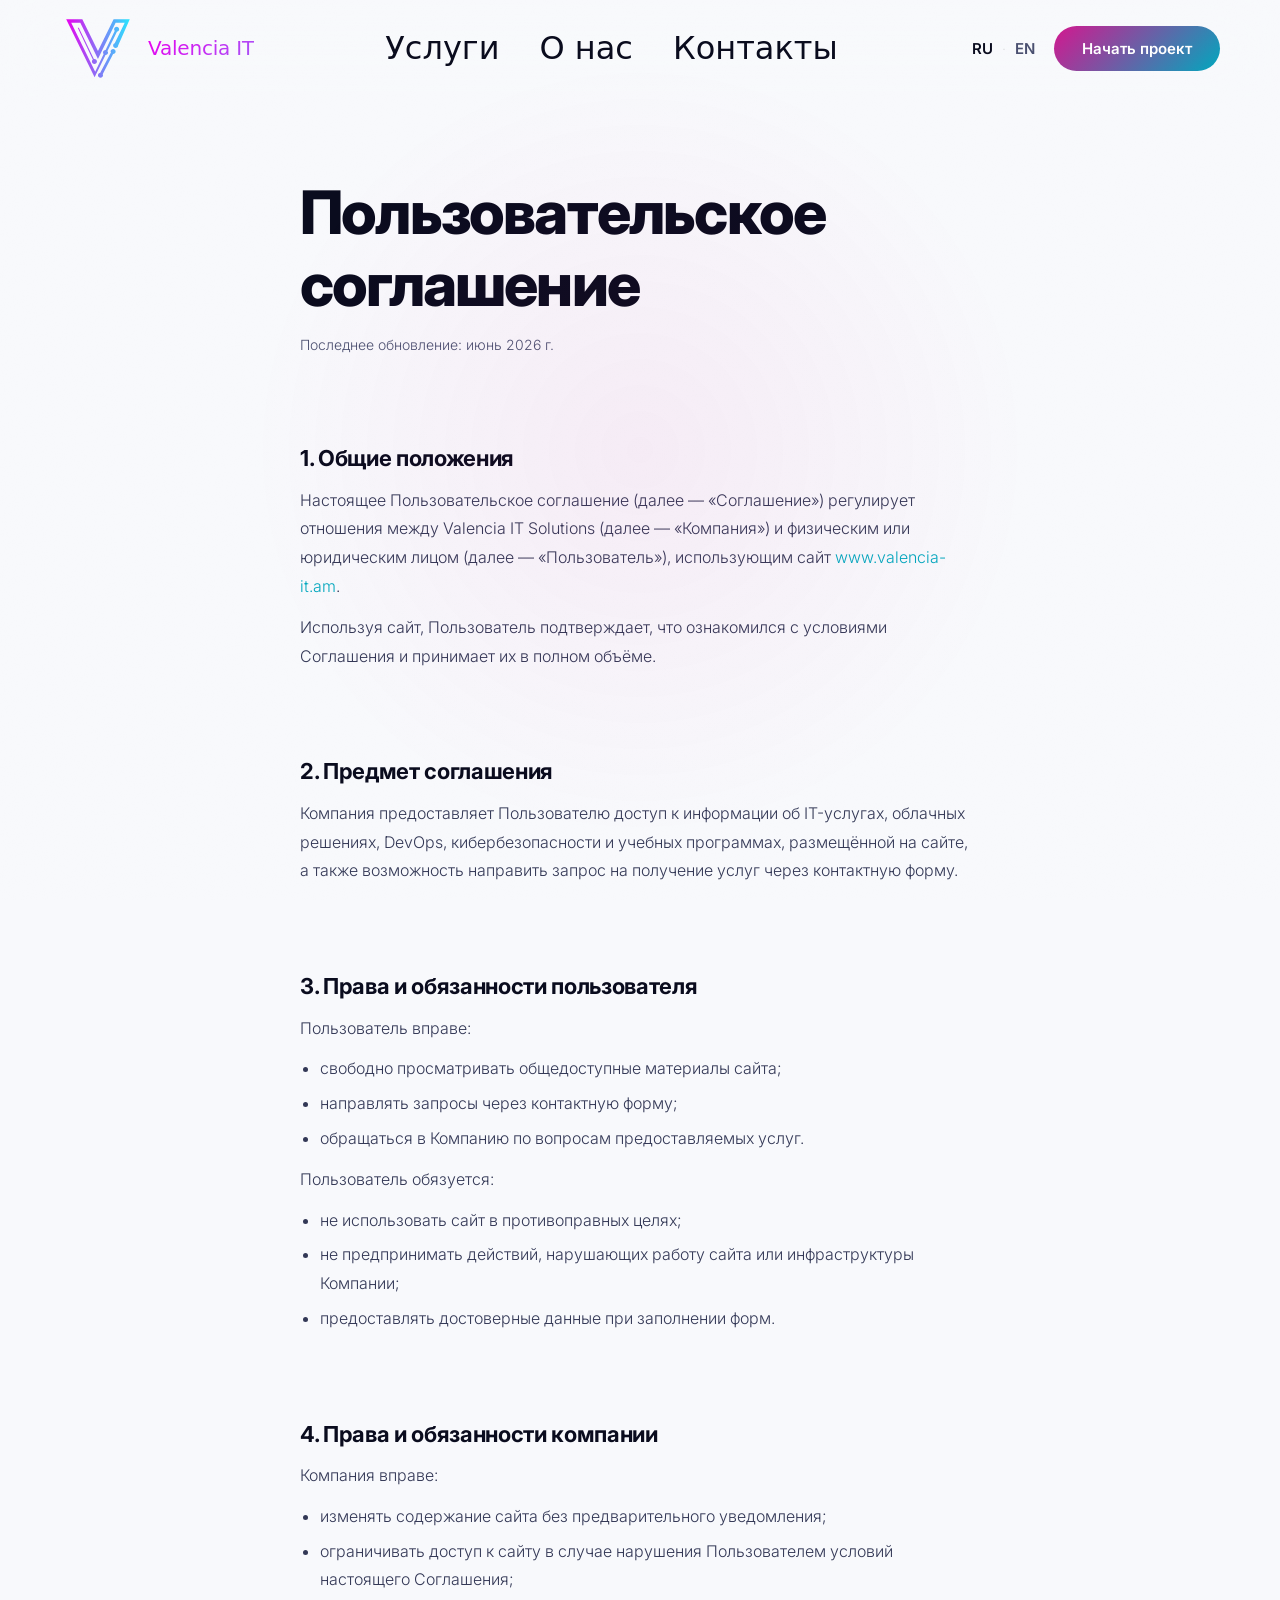
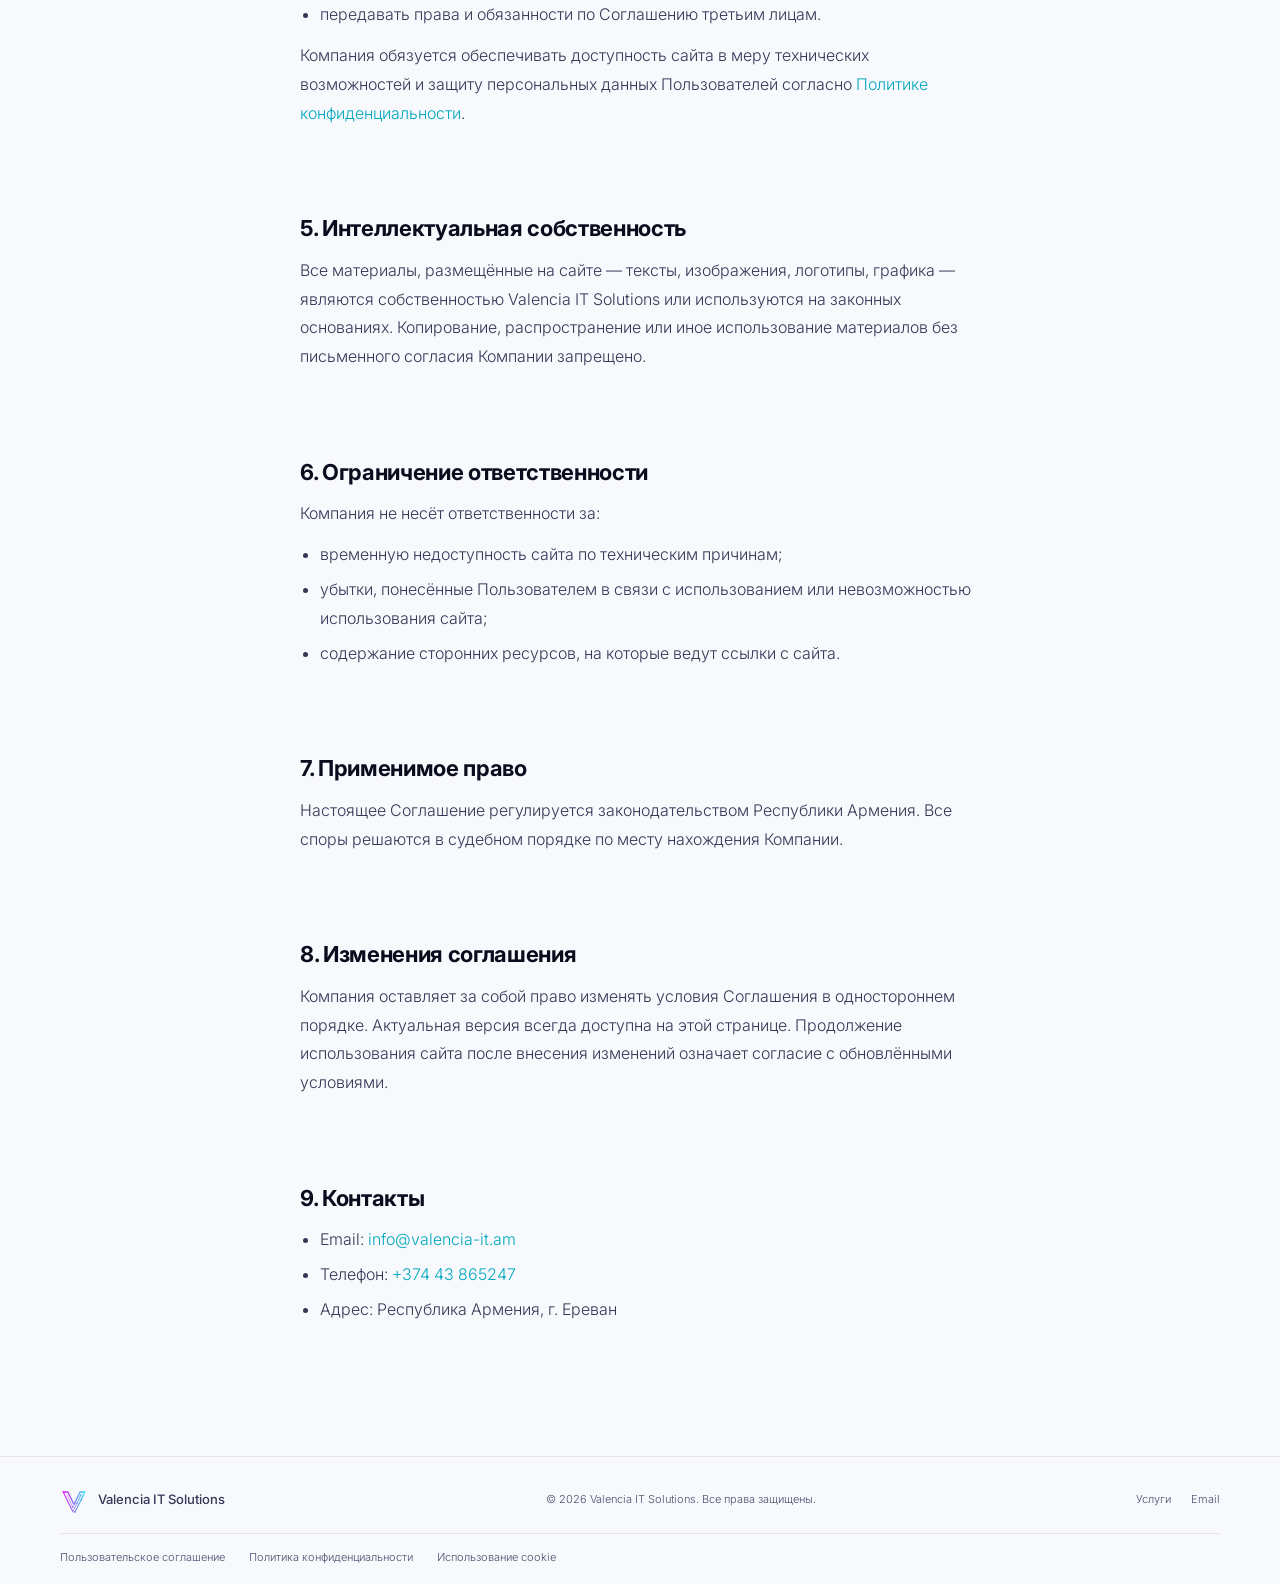
<file: terms.html>
<!DOCTYPE html>
<html lang="ru">
<head>
  <meta charset="UTF-8"/>
  <meta name="viewport" content="width=device-width, initial-scale=1"/>
  <title>Пользовательское соглашение — Valencia IT Solutions</title>
  <meta name="description" content="Пользовательское соглашение Valencia IT Solutions"/>
  <meta property="og:title" content="Пользовательское соглашение — Valencia IT Solutions"/>
  <meta property="og:description" content="Пользовательское соглашение Valencia IT Solutions"/>
  <meta property="og:url" content="https://cycterna2222288888-ai.github.io/valencia-it/terms.html"/>
  <meta property="og:type" content="website"/>
  <meta property="og:site_name" content="Valencia IT Solutions"/>
  <meta property="og:image" content="https://cycterna2222288888-ai.github.io/valencia-it/og_image.jpg"/>
  <meta property="og:image:width" content="1200"/>
  <meta property="og:image:height" content="630"/>
  <link rel="preconnect" href="https://fonts.googleapis.com"/>
  <link href="https://fonts.googleapis.com/css2?family=Inter:wght@300;400;500;600;700;800&display=swap" rel="stylesheet"/>
  <link rel="icon" href="favicon.svg" type="image/svg+xml"/>
  <link rel="stylesheet" href="style.css"/>
</head>
<body>
<div id="bar"></div>

<nav>
  <div class="nav-row">
    <a href="ru.html" class="nav-logo">
      <img src="favicon.svg" alt="Valencia IT"/>
      <span class="nav-logo-t">Valencia IT</span>
    </a>
    <div class="nav-links">
      <a href="ru.html#services">Услуги</a>
      <a href="ru.html#about">О нас</a>
      <a href="ru.html#contact">Контакты</a>
    </div>
    <div class="nav-actions">
      <div class="lang-sw">
        <a href="terms.html" class="active">RU</a>
        <span class="lang-sep">·</span>
        <a href="index.html">EN</a>
      </div>
      <a href="ru.html#contact" class="nav-cta">Начать проект</a>
      <button class="nav-burger" id="burger" aria-label="Меню">
        <span></span><span></span><span></span>
      </button>
    </div>
  </div>
  <div class="nav-mobile" id="navMobile">
    <a href="ru.html#services">Услуги</a>
    <a href="ru.html#about">О нас</a>
    <a href="ru.html#contact">Контакты</a>
    <a href="ru.html#contact" class="nav-cta">Начать проект</a>
  </div>
</nav>

<main class="w" style="padding-top:80px;padding-bottom:120px;max-width:800px">

  <h1 style="font-size:clamp(36px,5vw,60px);font-weight:800;letter-spacing:-.03em;margin-bottom:12px">
    Пользовательское соглашение
  </h1>
  <p style="color:var(--m);font-size:14px;margin-bottom:60px">Последнее обновление: июнь 2026 г.</p>

  <div class="prv-body">

    <section class="prv-sec">
      <h2>1. Общие положения</h2>
      <p>Настоящее Пользовательское соглашение (далее — «Соглашение») регулирует отношения между Valencia IT Solutions (далее — «Компания») и физическим или юридическим лицом (далее — «Пользователь»), использующим сайт <a href="https://www.valencia-it.am">www.valencia-it.am</a>.</p>
      <p>Используя сайт, Пользователь подтверждает, что ознакомился с условиями Соглашения и принимает их в полном объёме.</p>
    </section>

    <section class="prv-sec">
      <h2>2. Предмет соглашения</h2>
      <p>Компания предоставляет Пользователю доступ к информации об IT-услугах, облачных решениях, DevOps, кибербезопасности и учебных программах, размещённой на сайте, а также возможность направить запрос на получение услуг через контактную форму.</p>
    </section>

    <section class="prv-sec">
      <h2>3. Права и обязанности пользователя</h2>
      <p>Пользователь вправе:</p>
      <ul>
        <li>свободно просматривать общедоступные материалы сайта;</li>
        <li>направлять запросы через контактную форму;</li>
        <li>обращаться в Компанию по вопросам предоставляемых услуг.</li>
      </ul>
      <p>Пользователь обязуется:</p>
      <ul>
        <li>не использовать сайт в противоправных целях;</li>
        <li>не предпринимать действий, нарушающих работу сайта или инфраструктуры Компании;</li>
        <li>предоставлять достоверные данные при заполнении форм.</li>
      </ul>
    </section>

    <section class="prv-sec">
      <h2>4. Права и обязанности компании</h2>
      <p>Компания вправе:</p>
      <ul>
        <li>изменять содержание сайта без предварительного уведомления;</li>
        <li>ограничивать доступ к сайту в случае нарушения Пользователем условий настоящего Соглашения;</li>
        <li>передавать права и обязанности по Соглашению третьим лицам.</li>
      </ul>
      <p>Компания обязуется обеспечивать доступность сайта в меру технических возможностей и защиту персональных данных Пользователей согласно <a href="privacy.html">Политике конфиденциальности</a>.</p>
    </section>

    <section class="prv-sec">
      <h2>5. Интеллектуальная собственность</h2>
      <p>Все материалы, размещённые на сайте — тексты, изображения, логотипы, графика — являются собственностью Valencia IT Solutions или используются на законных основаниях. Копирование, распространение или иное использование материалов без письменного согласия Компании запрещено.</p>
    </section>

    <section class="prv-sec">
      <h2>6. Ограничение ответственности</h2>
      <p>Компания не несёт ответственности за:</p>
      <ul>
        <li>временную недоступность сайта по техническим причинам;</li>
        <li>убытки, понесённые Пользователем в связи с использованием или невозможностью использования сайта;</li>
        <li>содержание сторонних ресурсов, на которые ведут ссылки с сайта.</li>
      </ul>
    </section>

    <section class="prv-sec">
      <h2>7. Применимое право</h2>
      <p>Настоящее Соглашение регулируется законодательством Республики Армения. Все споры решаются в судебном порядке по месту нахождения Компании.</p>
    </section>

    <section class="prv-sec">
      <h2>8. Изменения соглашения</h2>
      <p>Компания оставляет за собой право изменять условия Соглашения в одностороннем порядке. Актуальная версия всегда доступна на этой странице. Продолжение использования сайта после внесения изменений означает согласие с обновлёнными условиями.</p>
    </section>

    <section class="prv-sec">
      <h2>9. Контакты</h2>
      <ul>
        <li>Email: <a href="mailto:info@valencia-it.am">info@valencia-it.am</a></li>
        <li>Телефон: <a href="tel:+37443865247">+374 43 865247</a></li>
        <li>Адрес: Республика Армения, г. Ереван</li>
      </ul>
    </section>

  </div>
</main>

<footer>
  <div class="footer-main">
    <div class="fl"><img src="favicon.svg" alt="Valencia IT"/><span>Valencia IT Solutions</span></div>
    <p class="fc">© 2026 Valencia IT Solutions. Все права защищены.</p>
    <div class="flinks">
      <a href="ru.html#services">Услуги</a>
      <a href="mailto:info@valencia-it.am">Email</a>
    </div>
  </div>
  <div class="footer-legal">
    <a href="terms.html">Пользовательское соглашение</a>
    <a href="privacy.html">Политика конфиденциальности</a>
    <a href="cookies.html">Использование cookie</a>
  </div>
</footer>

<script src="script.js"></script>
</body>
</html>
</file>
<file: style.css>
:root {
  --bg:   #f8f9fc;
  --s1:   #ffffff;
  --s2:   #f0f2f8;
  --b1:   rgba(0,0,0,.07);
  --b2:   rgba(0,0,0,.12);
  --t:    #0a0c1e;
  --m:    #4a5070;
  --mid:  #333856;
  --pk:   #d4178f;
  --cy:   #00a8be;
  --mx:   50%; --my: 50%;
}
*,*::before,*::after{box-sizing:border-box;margin:0;padding:0}
html{scroll-behavior:smooth;overflow-x:clip}
body{
  background:var(--bg);color:var(--t);
  font-family:'Inter',system-ui,sans-serif;
  font-weight:300;-webkit-font-smoothing:antialiased;
  overflow-x:clip;
}

/* cursor spotlight */
body::before{
  content:'';position:fixed;inset:0;pointer-events:none;z-index:9997;
  background:radial-gradient(600px circle at var(--mx) var(--my), rgba(212,23,143,.06) 0%, transparent 65%);
}
/* grain */
body::after{
  content:'';position:fixed;inset:0;pointer-events:none;z-index:9996;
  background-image:url("data:image/svg+xml,%3Csvg xmlns='http://www.w3.org/2000/svg' width='300' height='300'%3E%3Cfilter id='n'%3E%3CfeTurbulence type='fractalNoise' baseFrequency='.9' numOctaves='4' stitchTiles='stitch'/%3E%3C/filter%3E%3Crect width='300' height='300' filter='url(%23n)' opacity='.4'/%3E%3C/svg%3E");
  opacity:.018;mix-blend-mode:multiply;
}


/* progress */
#bar{position:fixed;top:0;left:0;height:2px;width:0;background:linear-gradient(90deg,var(--pk),var(--cy));z-index:9999;transition:width .06s}

/* utils */
.w{max-width:1200px;margin:0 auto;padding:0 60px}

/* animated gradient text */
.gt{
  background:linear-gradient(135deg,#e0199a 0%,#9b59f5 40%,#00bdd4 100%);
  background-size:200% 200%;
  animation:gshift 6s ease infinite;
  -webkit-background-clip:text;-webkit-text-fill-color:transparent;background-clip:text;
}
@keyframes gshift{0%{background-position:0% 50%}50%{background-position:100% 50%}100%{background-position:0% 50%}}

/* reveal */
.r{opacity:0;transform:translateY(28px);transition:opacity .75s cubic-bezier(.16,1,.3,1),transform .75s cubic-bezier(.16,1,.3,1)}
.r.on{opacity:1;transform:none}
.r2{opacity:0;transform:translateY(18px);transition:opacity .6s cubic-bezier(.16,1,.3,1),transform .6s cubic-bezier(.16,1,.3,1)}
.r2.on{opacity:1;transform:none}

/* ── NAV ── */
nav{
  position:sticky;top:0;z-index:1000;
  padding:0 60px;
  background:rgba(248,249,252,.85);
  backdrop-filter:blur(28px);
}
.nav-row{height:96px;display:flex;align-items:center;justify-content:space-between}
.nav-logo{display:flex;align-items:center;gap:12px;text-decoration:none}
.nav-logo img{height:76px;transform:translateY(-8px)}
.nav-logo-t{
  font-size:20px;font-weight:400;
  font-family:'Russo One',system-ui,sans-serif;
  background:linear-gradient(135deg,#e801ef 0%,#a855f7 50%,#27e7fe 100%);
  background-size:200% 200%;animation:gshift 6s ease infinite;
  -webkit-background-clip:text;-webkit-text-fill-color:transparent;background-clip:text;
  letter-spacing:-.01em;
}
.nav-links{display:flex}
.nav-links a{font-size:32px;font-weight:500;font-family:system-ui,-apple-system,'Helvetica Neue',sans-serif;color:var(--t);text-decoration:none;padding:8px 20px;transition:color .15s}
.nav-links a:hover{color:var(--t)}
.nav-actions{display:flex;align-items:center;gap:16px}
.lang-sw{display:flex;align-items:center;gap:6px}
.lang-sw a{font-size:15px;font-weight:600;color:var(--m);text-decoration:none;padding:4px 3px;transition:color .15s}
.lang-sw a:hover,.lang-sw a.active{color:var(--t)}
.lang-sep{font-size:14px;color:var(--b2)}

/* hamburger */
.nav-burger{
  display:none;flex-direction:column;justify-content:center;gap:6px;
  background:none;border:none;cursor:pointer;padding:6px;width:42px;height:42px;
}
.nav-burger span{
  display:block;width:28px;height:2px;
  background:var(--t);border-radius:2px;
  transition:transform .25s cubic-bezier(.16,1,.3,1),opacity .2s;
}
.nav-burger.open span:nth-child(1){transform:translateY(8px) rotate(45deg)}
.nav-burger.open span:nth-child(2){opacity:0;transform:scaleX(0)}
.nav-burger.open span:nth-child(3){transform:translateY(-8px) rotate(-45deg)}

/* mobile nav panel */
.nav-mobile{
  display:none;flex-direction:column;
  padding:8px 18px 20px;
  border-top:1px solid var(--b1);
}
.nav-mobile.open{display:flex}
.nav-mobile a{
  font-size:16px;font-weight:500;color:var(--mid);text-decoration:none;
  padding:13px 0;border-bottom:1px solid var(--b1);transition:color .15s;
}
.nav-mobile a:last-child{border-bottom:none}
.nav-mobile a:hover{color:var(--t)}
.nav-mobile .lang-sw{display:flex;padding:13px 0;border-bottom:1px solid var(--b1)}
.nav-mobile .lang-sw a{font-size:15px;font-weight:600;padding:0;border-bottom:none}
.nav-mobile .nav-cta{
  display:block;text-align:center;margin-top:10px;
  border-bottom:none;padding:13px 22px;
  color:#fff;
}

.nav-cta{
  font-size:15px;font-weight:600;color:#fff;text-decoration:none;
  background:linear-gradient(135deg,var(--pk),var(--cy));
  padding:13px 28px;border-radius:100px;
  transition:opacity .15s,transform .15s,box-shadow .15s;
}
.nav-cta:hover{opacity:.88;transform:translateY(-1px);box-shadow:0 8px 32px rgba(224,25,154,.3)}

nav.menu-open + .ticker{display:none}

/* ── TICKER ── */
.ticker{overflow:hidden;background:var(--s2);border-bottom:1px solid var(--b1)}
.ticker-t{display:flex;width:max-content;animation:tick 32s linear infinite}
.ticker-i{
  display:flex;align-items:center;gap:20px;
  padding:11px 32px;white-space:nowrap;
  font-size:11px;font-weight:400;letter-spacing:.1em;color:var(--m);
}
.ticker-dot{width:3px;height:3px;border-radius:50%;background:var(--pk);flex-shrink:0}
@keyframes tick{from{transform:translateX(0)}to{transform:translateX(-50%)}}

/* hero background photo */
.hero-bg{
  position:absolute;inset:0;width:100%;height:100%;
  object-fit:cover;pointer-events:none;
  opacity:1;z-index:0;
  mask:radial-gradient(ellipse 85% 80% at 50% 50%,transparent 0%,black 80%);
  -webkit-mask:radial-gradient(ellipse 85% 80% at 50% 50%,transparent 0%,black 80%);
}

/* ── HERO ── */
#hero{
  position:relative;overflow:hidden;
  min-height:100vh;display:flex;flex-direction:column;
  align-items:center;justify-content:center;
  text-align:center;padding:100px 60px 90px;
}
/* animated orbs */
.orb{position:absolute;border-radius:50%;pointer-events:none;filter:blur(140px);will-change:transform}
.o1{width:800px;height:800px;top:-200px;left:-200px;
    background:radial-gradient(circle,rgba(212,23,143,.13) 0%,transparent 65%);
    animation:o1 18s ease-in-out infinite alternate}
.o2{width:700px;height:700px;bottom:-200px;right:-180px;
    background:radial-gradient(circle,rgba(0,168,190,.11) 0%,transparent 65%);
    animation:o2 22s ease-in-out infinite alternate}
.o3{width:400px;height:400px;top:30%;left:40%;
    background:radial-gradient(circle,rgba(130,60,220,.07) 0%,transparent 65%);
    animation:o3 14s ease-in-out infinite alternate}
@keyframes o1{to{transform:translate(120px,80px) scale(1.15)}}
@keyframes o2{to{transform:translate(-100px,-70px) scale(1.2)}}
@keyframes o3{to{transform:translate(-60px,60px) scale(1.3)}}

/* watermark — bumped opacity so it's actually visible on light bg */
.hero-wm{
  position:absolute;font-size:clamp(200px,22vw,340px);
  font-weight:800;letter-spacing:-.06em;
  background:linear-gradient(135deg,var(--pk),var(--cy));
  -webkit-background-clip:text;-webkit-text-fill-color:transparent;background-clip:text;
  opacity:.05;user-select:none;pointer-events:none;
  top:50%;left:50%;transform:translate(-50%,-50%);white-space:nowrap;
}

.hero-chip{
  display:inline-flex;align-items:center;gap:8px;
  border:1px solid rgba(0,0,0,.18);border-radius:100px;
  padding:7px 18px;margin-bottom:36px;
  font-size:12px;font-weight:600;color:var(--t);
  background:rgba(255,255,255,.72);backdrop-filter:blur(12px);
  opacity:0;animation:fadeup .8s .1s cubic-bezier(.16,1,.3,1) forwards;
}
.chip-dot{width:6px;height:6px;border-radius:50%;background:var(--cy);flex-shrink:0;animation:pulse 2s infinite}
@keyframes pulse{0%,100%{opacity:1;transform:scale(1)}50%{opacity:.6;transform:scale(.8)}}
@keyframes fadeup{from{opacity:0;transform:translateY(20px)}to{opacity:1;transform:translateY(0)}}

.hero-h{
  font-size:clamp(32px,9vw,130px);font-weight:800;
  font-family:'Plus Jakarta Sans',system-ui,sans-serif;
  letter-spacing:-.05em;line-height:.97;
  color:var(--t);margin-bottom:28px;
  opacity:0;animation:fadeup .9s .25s cubic-bezier(.16,1,.3,1) forwards;
}
.hero-sub{
  font-size:clamp(20px,2vw,26px);font-weight:300;
  color:var(--mid);line-height:1.8;
  max-width:560px;margin:0 auto 48px;
  opacity:0;animation:fadeup .9s .4s cubic-bezier(.16,1,.3,1) forwards;
}
.hero-btns{
  display:flex;gap:12px;justify-content:center;flex-wrap:wrap;
  margin-bottom:80px;
  opacity:0;animation:fadeup .9s .55s cubic-bezier(.16,1,.3,1) forwards;
}
.btn-grad{
  font-size:18px;font-weight:600;color:#fff;text-decoration:none;
  background:linear-gradient(135deg,var(--pk),var(--cy));
  padding:20px 44px;border-radius:100px;
  transition:opacity .15s,transform .15s,box-shadow .2s;
}
.btn-grad:hover{opacity:.88;transform:translateY(-2px);box-shadow:0 12px 40px rgba(224,25,154,.35)}
.btn-ghost{
  font-size:18px;font-weight:500;color:var(--mid);text-decoration:none;
  border:1px solid var(--b2);padding:19px 43px;border-radius:100px;
  background:rgba(0,0,0,.03);
  transition:color .15s,border-color .15s,transform .15s;
}
.btn-ghost:hover{color:var(--t);border-color:rgba(0,0,0,.18);transform:translateY(-2px)}

.hero-stats{
  display:flex;gap:0;
  border:1px solid var(--b1);border-radius:20px;
  overflow:hidden;background:rgba(255,255,255,.7);backdrop-filter:blur(16px);
  box-shadow:0 4px 32px rgba(0,0,0,.06);
  opacity:0;animation:fadeup .9s .7s cubic-bezier(.16,1,.3,1) forwards;
}
.hs{padding:24px 40px;text-align:center;border-right:1px solid var(--b1)}
.hs:last-child{border-right:none}
.hs-n{font-size:38px;font-weight:800;letter-spacing:-.02em;line-height:1}
.hs-l{font-size:15px;color:var(--m);margin-top:5px;font-weight:400;letter-spacing:.06em;text-transform:uppercase}


/* ── SERVICES ── */
#services{padding:120px 0}
.sec-head{text-align:center;margin-bottom:64px}
.eyebrow{
  display:inline-block;font-size:20px;font-weight:600;
  letter-spacing:.16em;text-transform:uppercase;color:var(--pk);margin-bottom:16px;
}
.sec-h{
  font-size:clamp(38px,4.5vw,64px);font-weight:800;
  font-family:'Space Grotesk',system-ui,sans-serif;
  letter-spacing:-.03em;line-height:1.06;
}
.sec-sub{font-size:18px;color:var(--mid);line-height:1.75;max-width:520px;margin:16px auto 0;font-weight:300}

/* bento */
.bento{display:grid;grid-template-columns:repeat(6,1fr);gap:12px}
.bc{
  background:var(--s1);border:1px solid var(--b1);border-radius:22px;
  padding:36px;position:relative;overflow:hidden;
  cursor:default;
  box-shadow:0 1px 4px rgba(0,0,0,.04);
  transition:border-color .3s,box-shadow .3s,transform .3s;
  transform-style:preserve-3d;
}
.bc::before{
  content:'';position:absolute;inset:0;border-radius:22px;
  background:linear-gradient(135deg,rgba(212,23,143,.04),rgba(0,168,190,.03));
  opacity:0;transition:opacity .3s;pointer-events:none;
}
.bc:hover{border-color:rgba(212,23,143,.2);box-shadow:0 12px 48px rgba(0,0,0,.1),0 0 0 1px rgba(212,23,143,.08)}
.bc:hover::before{opacity:1}

.b6{grid-column:span 6}
.b4{grid-column:span 4}
.b3{grid-column:span 3}
.b2{grid-column:span 2}

.bc-feat{background:linear-gradient(135deg,#fdf0f9,#f0fafd);border-color:rgba(212,23,143,.12)}
.bc-n{
  font-size:14px;font-weight:700;letter-spacing:.12em;
  background:linear-gradient(135deg,var(--pk),var(--cy));
  background-size:200%;animation:gshift 6s ease infinite;
  -webkit-background-clip:text;-webkit-text-fill-color:transparent;background-clip:text;
  margin-bottom:20px;display:block;
}
.bc-ico{
  width:60px;height:60px;border-radius:16px;
  background:rgba(224,25,154,.08);border:1px solid rgba(224,25,154,.2);
  display:flex;align-items:center;justify-content:center;margin-bottom:20px;
}
.bc-ico svg{width:28px;height:28px;stroke:var(--pk);stroke-width:1.6;fill:none;stroke-linecap:round;stroke-linejoin:round}
.bc h3{font-size:21px;font-weight:700;letter-spacing:-.015em;color:var(--t);margin-bottom:10px}
.bc p{font-size:17px;color:var(--m);line-height:1.75;font-weight:300}
.b4 h3{font-size:26px}
.b4 p{font-size:18px;max-width:440px}
.bc6-grid{display:grid;grid-template-columns:1fr 1px 1fr;gap:40px;align-items:start;margin-top:4px}
.bc6-sep{background:var(--b1);align-self:stretch;min-height:120px}

/* featured card right-side photo */
.bc-feat-img{
  position:absolute;right:0;top:0;bottom:0;width:42%;height:100%;
  object-fit:cover;border-radius:0 22px 22px 0;
  pointer-events:none;
  -webkit-mask:linear-gradient(to right,transparent 0%,rgba(0,0,0,.5) 35%,rgba(0,0,0,.65) 100%);
  mask:linear-gradient(to right,transparent 0%,rgba(0,0,0,.5) 35%,rgba(0,0,0,.65) 100%);
  mix-blend-mode:multiply;
}

.bc-data{overflow:hidden;}
.bc-data-img{
  position:absolute;inset:0;width:100%;height:100%;
  object-fit:cover;border-radius:22px;
  pointer-events:none;opacity:.13;
}
.bc-data .bc-n,
.bc-data .bc6-grid{position:relative;z-index:1;}
.bc-data p{color:var(--t);}

/* ── PARTNERS MARQUEE ── */
#partners{
  padding:56px 0 48px;
  background:var(--s1);
  border-top:1px solid var(--b1);
  border-bottom:1px solid var(--b1);
}
.partners-head{text-align:center;margin-bottom:40px}
.partners-lbl{
  font-size:14px;font-weight:700;
  letter-spacing:.16em;text-transform:uppercase;
  color:var(--m);
}
.partners-scroll{position:relative;overflow:hidden}
.partners-scroll::before,
.partners-scroll::after{
  content:'';position:absolute;
  top:0;bottom:0;width:160px;z-index:2;pointer-events:none;
}
.partners-scroll::before{left:0;background:linear-gradient(to right,var(--s1) 0%,transparent 100%)}
.partners-scroll::after{right:0;background:linear-gradient(to left,var(--s1) 0%,transparent 100%)}
.partners-track{
  display:flex;width:max-content;
  align-items:center;
  animation:ptick 40s linear infinite;
}
@keyframes ptick{from{transform:translateX(0)}to{transform:translateX(-50%)}}
.p-logo{
  display:flex;align-items:center;justify-content:center;
  padding:0 52px;flex-shrink:0;
}
.p-logo img{
  height:36px;width:auto;max-width:120px;
  object-fit:contain;display:block;
  filter:grayscale(1) opacity(.45);
  transition:filter .3s ease;
}
.p-logo img:hover{filter:grayscale(0) opacity(1)}

/* ── TECH TICKER ── */
.dtick{padding:44px 0;border-top:1px solid var(--b1);border-bottom:1px solid var(--b1);overflow:hidden}
.dtick-t{display:flex;width:max-content;animation:tick 24s linear infinite}
.dtick-i{font-size:14px;font-weight:500;padding:0 32px;white-space:nowrap;letter-spacing:.02em;color:var(--m)}
.dtick-i b{font-weight:700;background:linear-gradient(135deg,var(--pk),var(--cy));background-size:200%;animation:gshift 6s ease infinite;-webkit-background-clip:text;-webkit-text-fill-color:transparent;background-clip:text}

/* ── STATS ── */
#stats{padding:0}
.stats-wrap{
  display:grid;grid-template-columns:repeat(4,1fr);
  background:#080a18;border-top:none;border-bottom:none;
}
.stat{
  padding:72px 40px;text-align:center;border-right:1px solid rgba(255,255,255,.07);
  position:relative;overflow:hidden;
  transition:background .25s;
}
.stat::before{
  content:'';position:absolute;inset:0;
  background:radial-gradient(ellipse at 50% 80%,rgba(212,23,143,.1) 0%,transparent 70%);
  opacity:0;transition:opacity .3s;
}
.stat:hover::before{opacity:1}
.stat:last-child{border-right:none}
.stat-n{
  font-size:80px;font-weight:800;letter-spacing:-.04em;line-height:1;
  background:linear-gradient(135deg,var(--pk) 0%,#9b59f5 50%,var(--cy) 100%);
  background-size:200%;animation:gshift 6s ease infinite;
  -webkit-background-clip:text;-webkit-text-fill-color:transparent;background-clip:text;
  margin-bottom:12px;
}
.stat-l{font-size:17px;color:rgba(255,255,255,.5);font-weight:400;letter-spacing:.08em;text-transform:uppercase}

/* ── ABOUT ── */
#about{padding:120px 0;border-top:1px solid var(--b1)}
.about-statement{
  font-size:clamp(28px,3.5vw,52px);font-weight:700;
  font-family:'Plus Jakarta Sans',system-ui,sans-serif;
  letter-spacing:-.03em;line-height:1.18;
  color:var(--t);max-width:820px;margin-bottom:72px;
}
.about-grid{display:grid;grid-template-columns:1fr 1fr;gap:60px;align-items:start}
.about-l p{font-size:20px;color:var(--mid);line-height:1.9;margin-bottom:16px;font-weight:300}
.pills{display:flex;flex-wrap:wrap;gap:8px;margin-top:28px}
.pill{
  font-size:15px;font-weight:500;
  border:1px solid var(--b2);border-radius:100px;
  padding:6px 15px;color:var(--mid);background:rgba(0,0,0,.03);
}
/* about photo */
.about-photo-wrap{
  border-radius:22px;overflow:hidden;margin-bottom:10px;
  position:relative;box-shadow:0 8px 40px rgba(0,0,0,.12);
}
.about-photo{width:100%;height:280px;object-fit:cover;display:block}
.about-photo-cap{
  position:absolute;bottom:0;left:0;right:0;
  background:linear-gradient(to top,rgba(8,10,24,.8) 0%,transparent 100%);
  padding:32px 28px 22px;color:#fff;
}
.about-photo-tag{font-size:13px;letter-spacing:.12em;text-transform:uppercase;opacity:.6;margin-bottom:5px;font-weight:500}
.about-photo-label{font-size:18px;font-weight:700;letter-spacing:-.01em}

.about-card{background:var(--s1);border:1px solid var(--b1);border-radius:22px;overflow:hidden;box-shadow:0 2px 16px rgba(0,0,0,.05)}
.ac-top{padding:20px 26px;border-bottom:1px solid var(--b1);display:flex;align-items:center;gap:10px}
.ac-led{width:8px;height:8px;border-radius:50%;background:var(--cy);animation:pulse 2s infinite}
.ac-tt{font-size:16px;font-weight:500;color:var(--mid)}
.ac-row{display:flex;justify-content:space-between;align-items:center;padding:16px 26px;border-bottom:1px solid var(--b1);gap:16px}
.ac-row:last-child{border-bottom:none}
.ac-k{font-size:16px;color:var(--m)}
.ac-v{font-size:17px;font-weight:600;color:var(--t);text-align:right}
.about-nums{display:grid;grid-template-columns:1fr 1fr;gap:10px;margin-top:10px}
.an{background:var(--s1);border:1px solid var(--b1);border-radius:16px;padding:24px;box-shadow:0 1px 8px rgba(0,0,0,.04);transition:border-color .2s,box-shadow .2s}
.an:hover{border-color:var(--b2)}
.an-n{font-size:40px;font-weight:800;letter-spacing:-.025em;background:linear-gradient(135deg,var(--pk),var(--cy));background-size:200%;animation:gshift 6s ease infinite;-webkit-background-clip:text;-webkit-text-fill-color:transparent;background-clip:text}
.an-l{font-size:15px;color:var(--m);margin-top:6px;letter-spacing:.04em;text-transform:uppercase}

/* ── CONTACT ── */
#contact{padding:120px 0;border-top:1px solid var(--b1)}
.contact-grid{display:grid;grid-template-columns:1fr 1.3fr;gap:72px;align-items:start}
.contact-l h2{font-size:clamp(38px,4.5vw,64px);font-weight:800;letter-spacing:-.025em;line-height:1.08;margin-bottom:18px}
.contact-l p{font-size:17px;color:var(--mid);line-height:1.8;margin-bottom:40px;font-weight:300}
.ci-list{display:flex;flex-direction:column}
.ci{display:flex;align-items:center;gap:14px;padding:18px 0;border-bottom:1px solid var(--b1)}
.ci:first-child{border-top:1px solid var(--b1)}
.ci-ico{width:38px;height:38px;border-radius:10px;background:rgba(224,25,154,.08);border:1px solid rgba(224,25,154,.2);display:flex;align-items:center;justify-content:center;flex-shrink:0}
.ci-ico svg{width:17px;height:17px;stroke:var(--pk);stroke-width:1.6;fill:none;stroke-linecap:round;stroke-linejoin:round}
.ci-k{font-size:14px;color:var(--m);margin-bottom:2px;letter-spacing:.04em;text-transform:uppercase}
.ci-v{font-size:18px;font-weight:500}
.ci-v a{color:var(--t);text-decoration:none;transition:color .15s}
.ci-v a:hover{color:var(--cy)}
.form-box{background:var(--s1);border:1px solid var(--b1);border-radius:24px;padding:40px;box-shadow:0 2px 20px rgba(0,0,0,.06)}
.form-t{font-size:22px;font-weight:700;letter-spacing:-.01em;margin-bottom:28px}
.f2{display:grid;grid-template-columns:1fr 1fr;gap:12px}
.ff{display:flex;flex-direction:column;gap:6px;margin-bottom:12px}
.ff label{font-size:13px;font-weight:600;color:var(--m);letter-spacing:.06em;text-transform:uppercase}
.ff input,.ff textarea,.ff select{
  background:var(--bg);border:1px solid var(--b1);border-radius:12px;
  padding:13px 16px;color:var(--t);font-size:16px;font-family:inherit;font-weight:300;
  outline:none;appearance:none;transition:border-color .15s,box-shadow .15s;
}
.ff select{
  background-image:url("data:image/svg+xml,%3Csvg xmlns='http://www.w3.org/2000/svg' width='12' height='12' viewBox='0 0 24 24' fill='none' stroke='%239298b8' stroke-width='2.5' stroke-linecap='round' stroke-linejoin='round'%3E%3Cpolyline points='6 9 12 15 18 9'/%3E%3C/svg%3E");
  background-repeat:no-repeat;background-position:right 14px center;padding-right:40px;
}
.ff input::placeholder,.ff textarea::placeholder{color:var(--m)}
.ff input:focus,.ff textarea:focus,.ff select:focus{border-color:rgba(224,25,154,.4);box-shadow:0 0 0 3px rgba(224,25,154,.08)}
.ff textarea{resize:vertical;min-height:100px}
.f-sub{
  width:100%;font-family:inherit;font-size:15px;font-weight:700;color:#fff;
  background:linear-gradient(135deg,var(--pk),var(--cy));background-size:200%;
  animation:gshift 6s ease infinite;
  border:none;border-radius:100px;padding:15px;cursor:pointer;margin-top:6px;
  transition:opacity .15s,transform .15s,box-shadow .2s;
}
.f-sub:hover{opacity:.88;transform:translateY(-2px);box-shadow:0 12px 40px rgba(224,25,154,.35)}

/* consent checkbox */
.consent-wrap{display:flex;align-items:flex-start;gap:10px;margin:4px 0 16px}
.consent-wrap input[type="checkbox"]{
  width:16px;height:16px;flex-shrink:0;margin-top:2px;
  accent-color:var(--pk);cursor:pointer;
}
.consent-wrap label{font-size:15px;color:var(--mid);line-height:1.6;cursor:pointer}
.consent-wrap a{color:var(--cy);text-decoration:none}
.consent-wrap a:hover{text-decoration:underline}

/* ── PRIVACY PAGE ── */
.prv-body{display:flex;flex-direction:column;gap:48px}
.prv-sec h2{font-size:22px;font-weight:700;letter-spacing:-.015em;color:var(--t);margin-bottom:14px}
.prv-sec p,.prv-sec li{font-size:16px;color:var(--mid);line-height:1.8;font-weight:300}
.prv-sec ul{padding-left:20px;display:flex;flex-direction:column;gap:6px}
.prv-sec a{color:var(--cy);text-decoration:none}
.prv-sec a:hover{text-decoration:underline}
.prv-sec p+p{margin-top:12px}

/* ── SUBPAGE ── */
.sp-hero{padding:32px 60px 0;max-width:1260px;margin:0 auto}
.sp-breadcrumb{display:flex;align-items:center;flex-wrap:wrap;gap:5px;font-size:12px;color:var(--m);margin-bottom:12px}
.sp-breadcrumb a{color:var(--m);text-decoration:none;transition:color .15s}
.sp-breadcrumb a:hover{color:var(--t)}
.sp-breadcrumb-sep{color:var(--b2)}
.sp-page-title{font-size:clamp(26px,4vw,52px);font-weight:800;letter-spacing:-.025em;line-height:1.1;color:var(--t)}
.sp-divider{border:none;border-top:1px solid var(--b1);margin:0}
.sp-layout{max-width:1260px;margin:0 auto;padding:64px 60px 80px}
.sp-layout.has-sidebar{display:grid;grid-template-columns:max-content 1fr;gap:56px;align-items:start}
.sp-sidebar{position:sticky;top:128px;align-self:start;height:fit-content}
.sp-sidebar-label{font-size:11px;font-weight:700;letter-spacing:.12em;text-transform:uppercase;color:var(--m);margin-bottom:12px;padding-top:28px}
.sp-nav{display:flex;flex-direction:column;gap:2px}
.sp-sub{display:block;font-size:15px;font-weight:500;color:var(--mid);text-decoration:none;padding:9px 14px;border-radius:8px;transition:color .15s,background .15s}
.sp-sub:hover{color:var(--t);background:var(--s1)}
.sp-sub.active{color:var(--t);background:var(--s1);font-weight:700}
main{min-width:0}
main img{max-width:100%;height:auto;border-radius:8px;display:block}
main h2,main h3,main h4{font-weight:700;letter-spacing:-.015em;color:var(--t);margin:28px 0 10px;line-height:1.2}
main h2{font-size:clamp(20px,2.5vw,30px)}
main h3{font-size:18px}
main p{font-size:16px;color:var(--mid);line-height:1.8;font-weight:300;margin-bottom:12px}
main ul,main ol{padding-left:22px;font-size:16px;color:var(--mid);line-height:1.8;font-weight:300;margin-bottom:12px}
main a{color:var(--cy);text-decoration:none}
main a:hover{text-decoration:underline}
main table{width:100%;border-collapse:collapse;font-size:14px;margin-bottom:20px}
main table th,main table td{padding:10px 14px;border:1px solid var(--b1);text-align:left}
main table th{font-weight:600;background:var(--s1)}

/* ── PARTNERS ── */
.partner-grid{display:grid;grid-template-columns:repeat(4,1fr);gap:16px;margin:32px 0}
.partner-card{display:flex;flex-direction:column;align-items:center;justify-content:center;gap:14px;padding:24px 16px;background:var(--s1);border:1px solid var(--b1);border-radius:14px;text-decoration:none;color:inherit;transition:border-color .2s,box-shadow .2s,transform .22s;position:relative;z-index:0}
.partner-card:hover{border-color:rgba(212,23,143,.35);box-shadow:0 8px 28px rgba(212,23,143,.09);transform:translateY(-3px)}
.partner-logo{width:130px;height:52px;display:flex;align-items:center;justify-content:center;flex-shrink:0}
.partner-logo img{width:100%;height:100%;object-fit:contain;display:block}
.partner-name{font-size:13px;font-weight:700;color:var(--t);text-align:center;line-height:1.3}
.partner-site{font-size:11px;color:var(--m);text-align:center;margin-top:-8px}

/* ── FOOTER ── */
footer{border-top:1px solid var(--b1);padding:28px 60px 20px}
.footer-main{display:flex;justify-content:space-between;align-items:center;flex-wrap:wrap;gap:16px;padding-bottom:20px}
.footer-legal{border-top:1px solid var(--b1);padding-top:16px;display:flex;gap:24px;flex-wrap:wrap}
.footer-legal a{font-size:11px;color:var(--m);text-decoration:none;transition:color .15s}
.footer-legal a:hover{color:var(--mid)}
.fl{display:flex;align-items:center;gap:10px}
.fl img{height:28px}
.fl span{font-size:13px;font-weight:500;color:var(--mid)}
.fc{font-size:11px;color:var(--m)}
.flinks{display:flex;gap:20px}
.flinks a{font-size:11px;color:var(--m);text-decoration:none;transition:color .15s}
.flinks a:hover{color:var(--mid)}

/* ── RESPONSIVE ── */
@media(max-width:1200px){
  .nav-links a{font-size:20px;padding:6px 12px}
}
@media(max-width:900px){
  .nav-links{display:none}
  .nav-cta{display:none}
  .lang-sw{display:none}
  .nav-burger{display:flex}
  .nav-mobile .lang-sw{display:flex}
  nav,footer{padding-left:28px;padding-right:28px}
  .w{padding:0 28px}
  #hero{padding-left:28px;padding-right:28px}
  .sp-hero{padding:24px 28px 0}
  .sp-layout,.sp-layout.has-sidebar{padding:32px 28px 60px;display:block}
  .sp-sidebar{position:static !important;top:auto !important;z-index:0 !important;margin-bottom:28px}
  .bento{grid-template-columns:1fr 1fr}
  .b6,.b4,.b3,.b2{grid-column:span 2}
  .stats-wrap{grid-template-columns:1fr 1fr}
  .stat:nth-child(2){border-right:none}
  .stat:nth-child(3){border-top:1px solid rgba(255,255,255,.07)}
  .about-grid,.contact-grid{grid-template-columns:1fr;gap:48px}
  .partner-grid{grid-template-columns:repeat(2,1fr);gap:10px}
  .partner-card{padding:18px 12px;gap:10px}
  .partner-logo{width:110px;height:44px}
  .hero-stats{flex-wrap:wrap}
  .hs{flex:0 0 50%;border-right:none;border-bottom:1px solid var(--b1)}
  .hs:nth-child(odd){border-right:1px solid var(--b1)}
  .hs:nth-child(3),.hs:nth-child(4){border-bottom:none}
}
@media(max-width:560px){
  nav,footer{padding-left:18px;padding-right:18px}
  .w{padding:0 18px}
  #hero{padding:90px 18px 70px}
  .sp-hero{padding:20px 18px 0}
  .sp-layout,.sp-layout.has-sidebar{padding:24px 18px 48px}
  .nav-links{display:none}
  .nav-cta{display:none}
  .lang-sw{display:none}
  .nav-burger{display:flex}
  .bento{grid-template-columns:1fr}
  .p-logo{padding:0 28px}
  .p-logo img{height:28px}
  .partners-scroll::before,.partners-scroll::after{width:60px}
  .b6,.b4,.b3,.b2{grid-column:span 1}
  .bc6-grid{grid-template-columns:1fr;gap:24px}
  .bc6-sep{display:none}
  .f2{grid-template-columns:1fr}
  .footer-main{flex-direction:column;align-items:flex-start}
  .footer-legal{gap:12px}
  /* stats section */
  .stat{padding:36px 12px;}
  .stat-n{font-size:52px;}
  .stat-l{font-size:10px;letter-spacing:.02em;overflow-wrap:anywhere;}
  /* hero-stats 2×2 */
  .hs{padding:20px 12px;}
  .hs-n{font-size:30px;}
  .hs-l{font-size:10px;}
  /* section headings */
  .sec-h{font-size:48px;}
  .sec-sub{font-size:16px;}
}

/* ── GDPR COOKIE BANNER ── */
#gdpr{
  position:fixed;bottom:0;left:0;right:0;z-index:9998;
  background:rgba(10,12,30,.96);
  backdrop-filter:blur(16px);
  border-top:1px solid rgba(255,255,255,.08);
  padding:18px 60px;
}
#gdpr>div{
  max-width:1200px;margin:0 auto;
  display:flex;align-items:center;justify-content:space-between;
  gap:32px;flex-wrap:wrap;
}
#gdpr p{margin:0;color:rgba(255,255,255,.72);font-size:14px;line-height:1.6}
#gdpr p:last-child{margin:0;flex-shrink:0}
#gdpr a{color:#00a8be;text-decoration:underline}
#gdpr button{
  background:linear-gradient(135deg,#d4178f,#00a8be);
  color:#fff;border:none;border-radius:100px;
  padding:10px 28px;font-size:14px;font-weight:600;
  cursor:pointer;white-space:nowrap;
  transition:opacity .15s,transform .15s;
  font-family:inherit;
}
#gdpr button:hover{opacity:.85;transform:translateY(-1px)}
@media(max-width:900px){#gdpr{padding:16px 28px}}
@media(max-width:560px){
  #gdpr{padding:14px 18px}
  #gdpr>div{flex-direction:column;gap:12px;align-items:flex-start}
}
</file>
